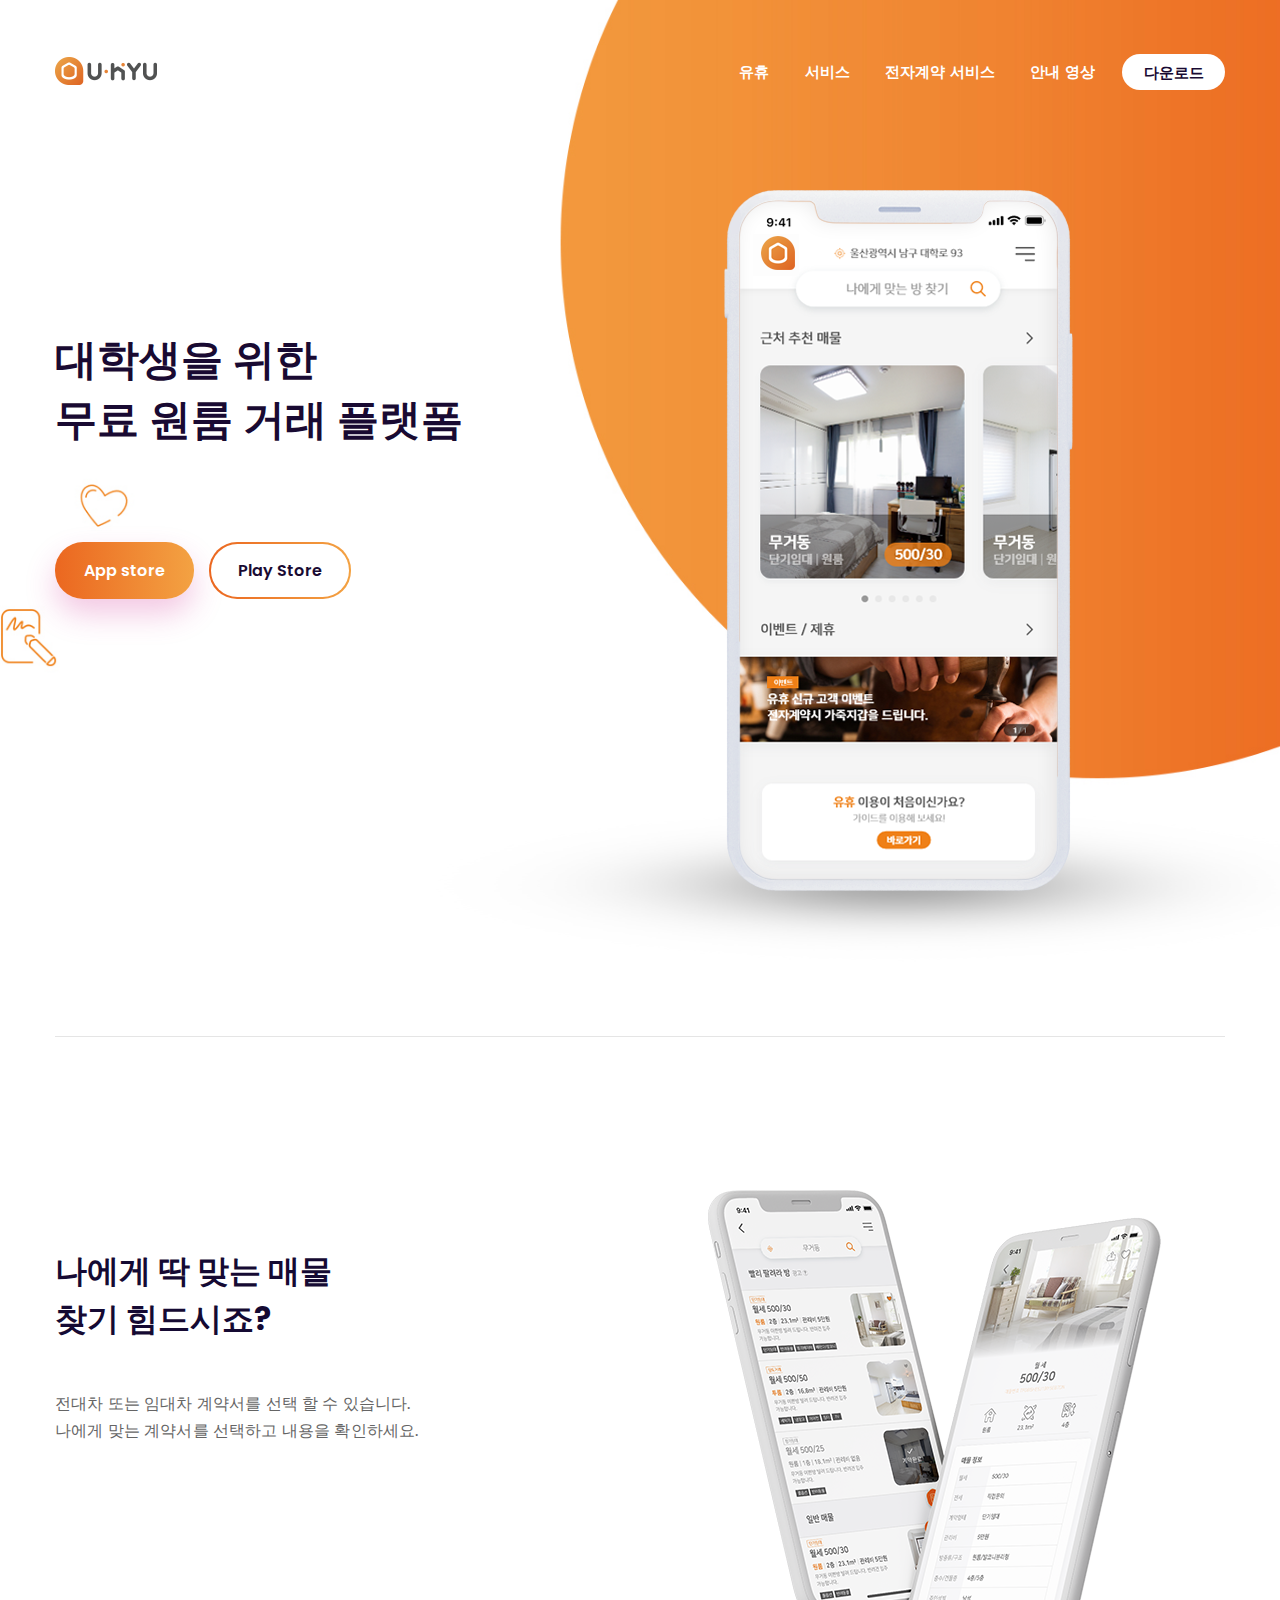
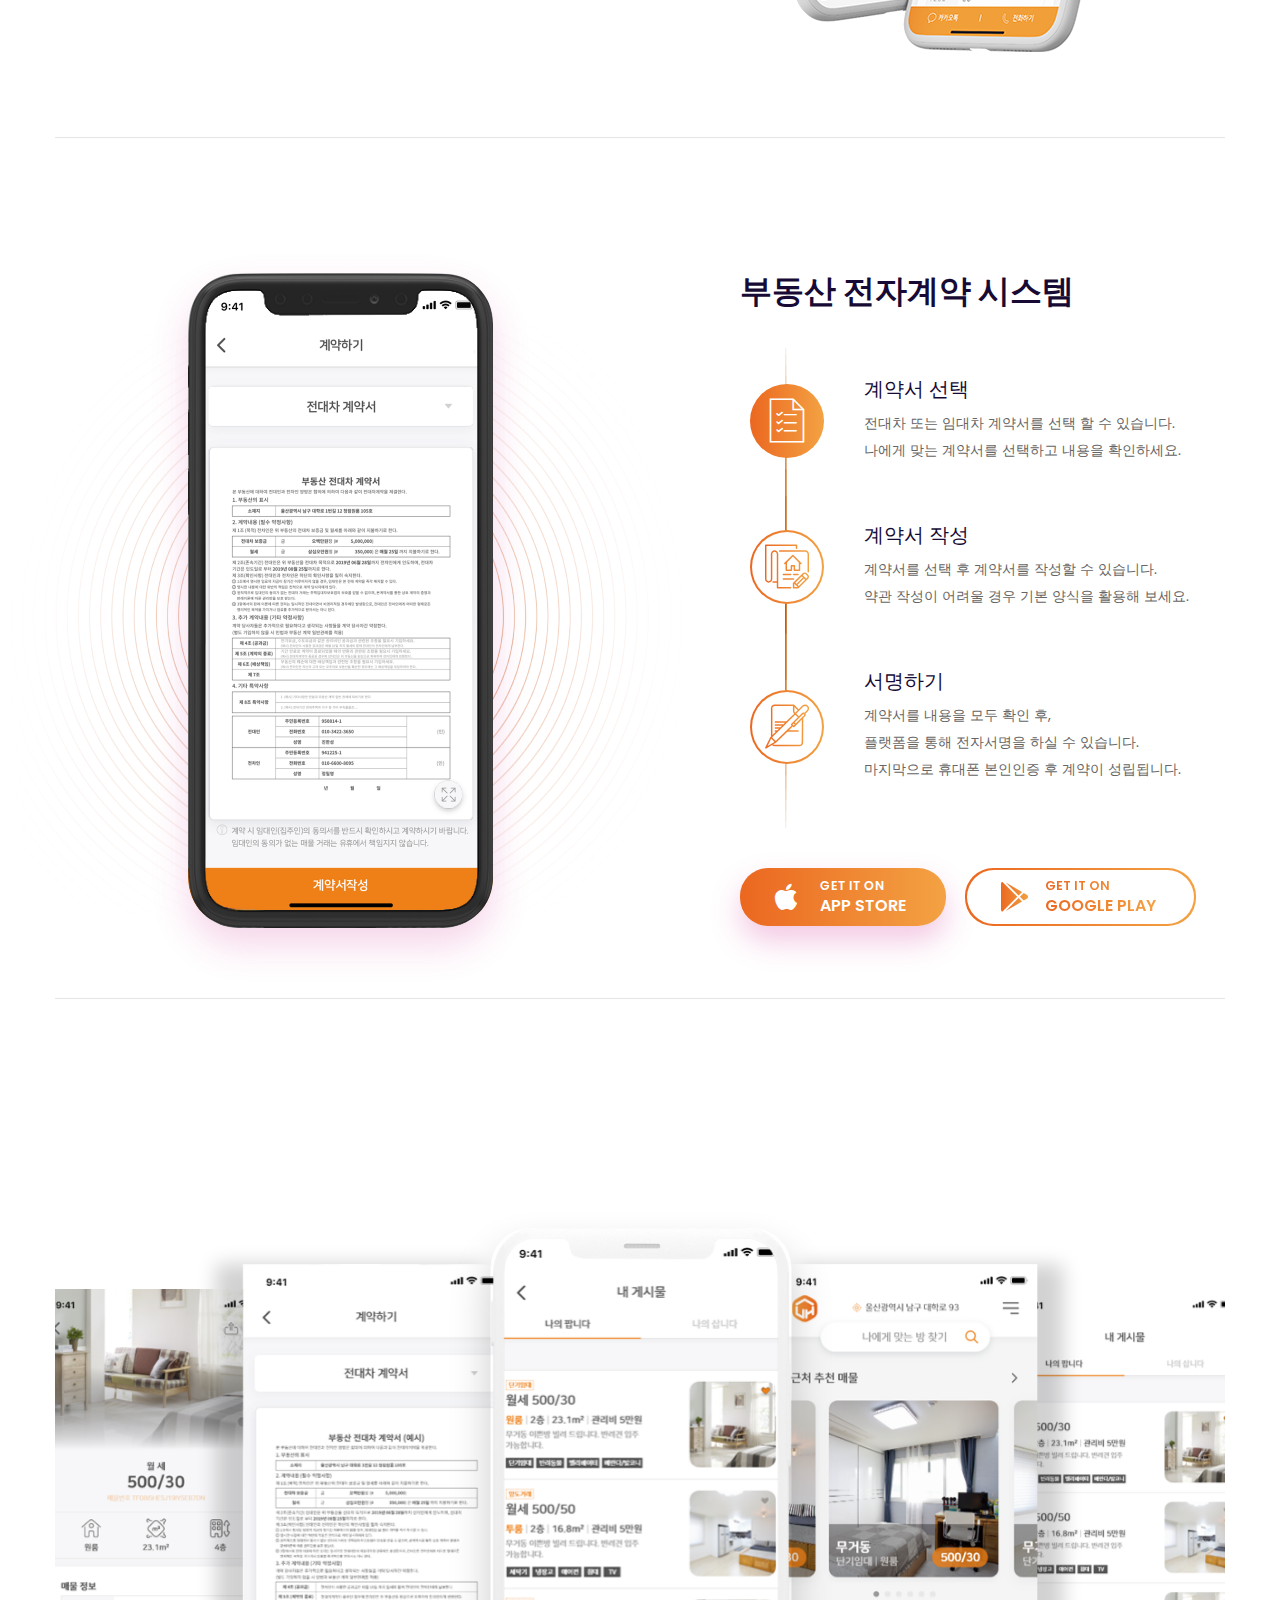
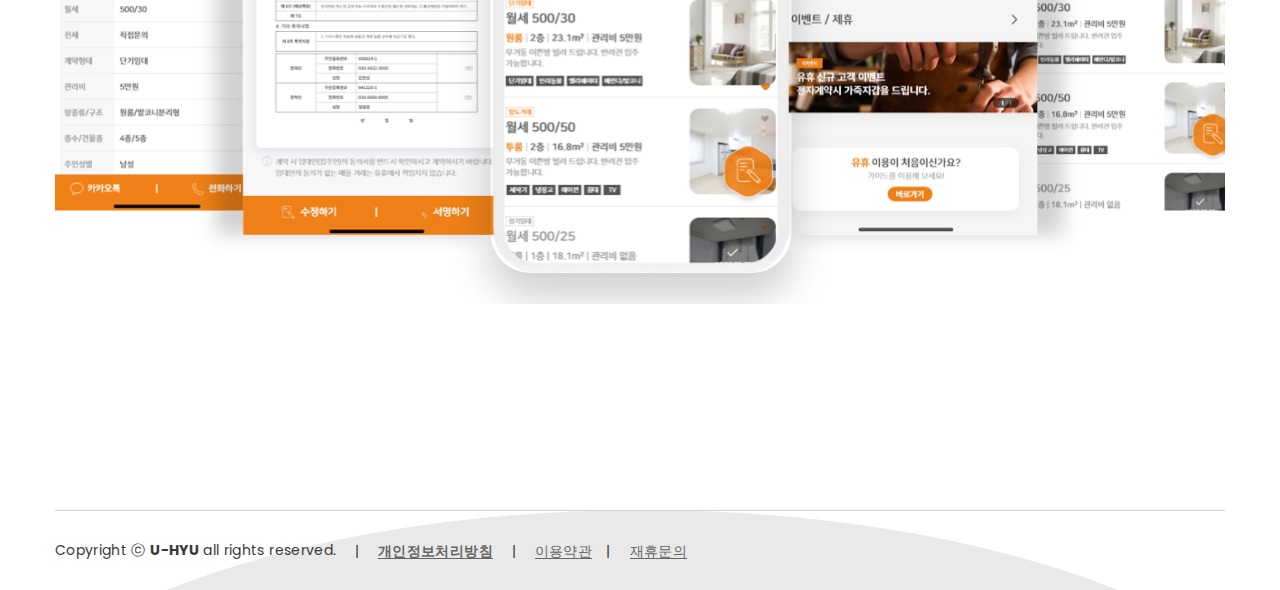
<file: index.html>
<!DOCTYPE html>
<html lang="kr">
<head>
    <meta charset="UTF-8" />
    <title>U-HYU - 대학생을 위한 무료 원룸 거래 플랫폼</title>
    <!-- mobile responsive meta -->
    <meta name="viewport" content="width=device-width, initial-scale=1">
    <link rel="apple-touch-icon" sizes="57x57" href="img/favicon/apple-icon-57x57.png">
    <link rel="apple-touch-icon" sizes="60x60" href="img/favicon/apple-icon-60x60.png">
    <link rel="apple-touch-icon" sizes="72x72" href="img/favicon/apple-icon-72x72.png">
    <link rel="apple-touch-icon" sizes="76x76" href="img/favicon/apple-icon-76x76.png">
    <link rel="apple-touch-icon" sizes="114x114" href="img/favicon/apple-icon-114x114.png">
    <link rel="apple-touch-icon" sizes="120x120" href="img/favicon/apple-icon-120x120.png">
    <link rel="apple-touch-icon" sizes="144x144" href="img/favicon/apple-icon-144x144.png">
    <link rel="apple-touch-icon" sizes="152x152" href="img/favicon/apple-icon-152x152.png">
    <link rel="apple-touch-icon" sizes="180x180" href="img/favicon/apple-icon-180x180.png">
    <link rel="icon" type="image/png" sizes="192x192"  href="img/favicon/android-icon-192x192.png">
    <link rel="icon" type="image/png" sizes="32x32" href="img/favicon/favicon-32x32.png">
    <link rel="icon" type="image/png" sizes="96x96" href="img/favicon/favicon-96x96.png">
    <link rel="icon" type="image/png" sizes="16x16" href="img/favicon/favicon-16x16.png">
    <link rel="manifest" href="img/favicon/manifest.json">
    <meta name="msapplication-TileColor" content="#ffffff">
    <meta name="msapplication-TileImage" content="/ms-icon-144x144.png">
    <meta name="theme-color" content="#ffffff">
    <link rel="stylesheet" href="css/style.css">
    <link rel="stylesheet" href="css/responsive.css">
</head>
<body>

<div class="preloader"><div class="spinner"></div></div><!-- /.preloader -->

<header class="header home-page-one">
    <nav class="navbar navbar-default header-navigation stricky">
        <div class="container clearfix">
            <!-- Brand and toggle get grouped for better mobile display -->
            <div class="navbar-header">
                <button type="button" class="navbar-toggle collapsed" data-toggle="collapse" data-target=".main-navigation" aria-expanded="false">
                    <span class="sr-only">Toggle navigation</span>
                    <span class="icon-bar"></span>
                    <span class="icon-bar"></span>
                    <span class="icon-bar"></span>
                </button>
                <a class="navbar-brand" href="index.html">
                    <img src="img/logo.png" alt="Awesome Image" class="default-logo" />
                    <img src="img/logo-2.png" alt="Awesome Image" class="stick-logo" />
                </a>
            </div>

            <!-- Collect the nav links, forms, and other content for toggling -->
            <div class="collapse navbar-collapse main-navigation mainmenu one-page-scroll-menu" id="main-nav-bar">

                <ul class="nav navbar-nav navigation-box">
                    <li class="scrollToLink"> <a href="#banner">유휴</a> </li>
					<li class="scrollToLink"> <a href="#Service">서비스</a> </li>
					<li class="scrollToLink"> <a href="#electroniccontract">전자계약 서비스</a> </li>
                    <li class="scrollToLink"> <a href="#video">안내 영상</a>
                   	</li>
                    <li class="show-mobile"> <a href="#">다운로드</a> </li>
                </ul>

            </div><!-- /.navbar-collapse -->
            <div class="right-side-box">
                <a href="#" class="sign-btn">다운로드</a>
            </div><!-- /.right-side-box -->
        </div><!-- /.container -->
    </nav>
</header><!-- /.header -->

<section class="banner-static" id="banner">
	<div class="container">
		<div class="row">
			<div class="col-md-6">
				<div class="banner-content">
					<h3>대학생을 위한 <br /> 무료 원룸 거래 플랫폼</h3>
<br /><br /><br />
					<a href="#" class="thm-btn"><span>App store</span></a><!--
					--><a href="#" class="thm-btn borderd"><span>Play Store</span></a>
				</div><!-- /.banner-content -->
			</div><!-- /.col-md-6 -->
			<div class="col-md-6">
				<div class="banner-moc-box clearfix">
					<img src="img/slider-moc-2.png" alt="Awesome Image" class="pull-right" />
				</div><!-- /.banner-moc-box -->
			</div><!-- /.col-md-6 -->
		</div><!-- /.row -->
	</div><!-- /.container -->
</section><!-- /.banner-static -->

<div class="fun-fact">
	<div class="container">
		<div class="row">
			<div class="col-lg-3 col-md-6 col-sm-6 col-xs-12">
				<div class="single-fun-fact">
		</div><!-- /.row -->
	</div><!-- /.container -->
	<div class="separator"></div><!-- /.separator -->
</div><!-- /.fun-fact -->
</div>

<section class="features-style-one" id="Service">
	<div class="container">
		<div class="row">
			<div class="col-md-6">
				<div class="feature-style-content">
					<i class="flaticon-tools"></i>
					<h3><strong>나에게 딱 맞는 매물 <br /> 찾기 힘드시죠?</strong></h3>
					<p> <br /> 전대차 또는 임대차 계약서를 선택 할 수 있습니다. <br /> 나에게 맞는 계약서를 선택하고 내용을 확인하세요. <br /></p>
				</div><!-- /.feature-style-content -->
			</div><!-- /.col-md-6 -->
			<div class="col-md-6">
        <img src="img/responsive-moc.png" class="pull-right" alt="" />
			</div><!-- /.col-md-6 -->
		</div><!-- /.row -->
	</div><!-- /.container -->
</section><!-- /.features-style-one -->


<div class="separator no-border mt135 full-width"></div><!-- /.separator no-border mt135 -->



<section class="how-app-work-section" id="electroniccontract">
	<div class="container">

		<div class="row">
			<div class="col-md-6 how-app-work-slider-content">
				<img src="img/circle.png" class="circled-img" alt="Awesome Image"/>
				<div class="how-app-work-slider-wrapper">
					<div class="how-app-work-screen-mobile-image"></div>
					<!--Slider-->
					<ul class="slider">
			            <li class="slide-item">
			            	<img src="img/how-we-work-slide-1.png" alt="Awesome Image"/>
			            </li>
			            <li class="slide-item">
			            	<img src="img/how-we-work-slide-2.png" alt="Awesome Image"/>
			            </li>
			            <li class="slide-item">
			            	<img src="img/how-we-work-slide-4.png" alt="Awesome Image"/>
			            </li>
			        </ul>
				</div><!-- /.how-app-work-slider-wrapper -->

			</div><!-- /.col-md-6 -->
			<div class="col-md-6">
				<div class="how-app-work-content-wrap">
					<div class="title">
						<h3><strong>부동산 전자계약 시스템</strong></h3>
					</div><!-- /.title -->
					<div class="how-app-work-content" id="how-app-work-slider-pager">
						<a href="#" class="pager-item active" data-slide-index="0"><div class="single-how-app-work ">
							<div class="icon-box">
								<div class="inner">
									<i class="flaticon-list"></i>
								</div><!-- /.inner -->
							</div><!-- /.icon-box -->
							<div class="text-box">
								<h4>계약서 선택</h4>
								<p>전대차 또는 임대차 계약서를 선택 할 수 있습니다. <br /> 나에게 맞는 계약서를 선택하고 내용을 확인하세요. </p>
							</div><!-- /.text-box -->
						</div></a><!-- /.single-how-app-work -->
						<a href="#" class="pager-item" data-slide-index="1"><div class="single-how-app-work">
							<div class="icon-box">
								<div class="inner">
									<i class="flaticon-contract-1"></i>
								</div><!-- /.inner -->
							</div><!-- /.icon-box -->
							<div class="text-box">
								<h4>계약서 작성</h4>
								<p>계약서를 선택 후 계약서를 작성할 수 있습니다.<br /> 약관 작성이 어려울 경우 기본 양식을 활용해 보세요. </p>
							</div><!-- /.text-box -->
						</div></a><!-- /.single-how-app-work -->
						<a href="#" class="pager-item" data-slide-index="2"><div class="single-how-app-work ">
							<div class="icon-box">
								<div class="inner">
									<i class="flaticon-contract"></i>
								</div><!-- /.inner -->
							</div><!-- /.icon-box -->
							<div class="text-box">
								<h4>서명하기</h4>
								<p>계약서를 내용을 모두 확인 후, <br /> 플랫폼을 통해 전자서명을 하실 수 있습니다. <br /> 마지막으로 휴대폰 본인인증 후 계약이 성립됩니다.</p>
							</div><!-- /.text-box -->
						</div></a><!-- /.single-how-app-work -->
					</div><!-- /.how-app-work-content -->
					<a href="#" class="download-btn active">
						<i class="fab fa-apple"></i>
						<span class="inner"> <span class="avail">GET IT ON</span> <span class="store-name">App Store</span></span>
					</a>
					<a href="#" class="download-btn">
						<i class="fab fa-google-play"></i>
						<span class="inner"><span class="avail">GET IT ON</span> <span class="store-name">Google play</span></span>
					</a>
				</div><!-- /.how-app-work-content-wrap -->
			</div><!-- /.col-md-6 -->
		</div><!-- /.row -->
	</div><!-- /.container -->
</section><!-- /.how-app-work-section -->

<div class="separator no-border mt135 full-width"></div><!-- /.separator no-border mt135 -->


<section class="app-secreenshots">
	<div class="container">
		<div class="sec-title text-center">

		</div><!-- /.sec-title -->
	</div><!-- /.container -->
	<div class="swiper-slider-area">
		<div class="container">
			<div class="row appScreenshotCarousel-container swiper-container">
				<div class="screen-mobile-image"></div>
				<div class="swiper-wrapper">
					<div class="swiper-slide" style="background-image:url(img/slider-01.png)"></div>
					<div class="swiper-slide" style="background-image:url(img/slider-02.png)"></div>
					<div class="swiper-slide" style="background-image:url(img/slider-03.png)"></div>
					<div class="swiper-slide" style="background-image:url(img/slider-04.png)"></div>
					<div class="swiper-slide" style="background-image:url(img/slider-02.png)"></div>
					<div class="swiper-slide" style="background-image:url(img/slider-01.png)"></div>
					<div class="swiper-slide" style="background-image:url(img/slider-02.png)"></div>
					<div class="swiper-slide" style="background-image:url(img/slider-03.png)"></div>
					<div class="swiper-slide" style="background-image:url(img/slider-04.png)"></div>
					<div class="swiper-slide" style="background-image:url(img/slider-02.png)"></div>
				</div>
				<!-- Add Arrows -->
			</div>
		</div><!-- End container -->
	</div><!-- End swiper-slider-area -->
</section><!-- /.app-secreenshots -->

<div class="separator transparent no-border mb115 full-width"></div><!-- /.separator no-border mb135 -->


<footer class="footer">

	<div class="footer-widget-wrapper" style="display: none;">
		<div class="container">
			<div class="row masonary-layout">
				<div class="col-md-3 col-sm-6 col-xs-12">
					<div class="footer-widget about-widget">
					</div><!-- /.footer-widget -->
				</div><!-- /.col-md-3 -->
				<div class="col-md-3 col-sm-6 col-xs-12">
				</div><!-- /.col-md-3 -->
				<div class="col-md-3 col-sm-6 col-xs-12">
				</div><!-- /.col-md-3 -->
				<div class="col-md-3 col-sm-6 col-xs-12">
					<div class="footer-widget tweets-widget">
						<div class="tweets-carousel owl-theme owl-carousel">
							<div class="item">
								<div class="single-tweet">

								</div><!-- /.single-tweet -->
							</div><!-- /.item -->
						</div><!-- /.tweets-carousel -->
					</div><!-- /.footer-widget -->
				</div><!-- /.col-md-3 -->
			</div><!-- /.row -->
		</div><!-- /.container -->
	</div><!-- /.footer-widget-wrapper -->
	<div class="footer-bottom">
		<div class="container">
			<div class="pull-left left-content">
        <p>Copyright ⓒ <STRONG>U-HYU</STRONG> all rights reserved. <span class="sep">　|　</span> <a href="#"><STRONG>개인정보처리방침</STRONG></a> <span class="sep">　|　</span> <a href="#">이용약관</a><span class="sep">　|　</span> <a href="#">재휴문의</a></p>
			</div><!-- /.pull-left left-content -->
			<div class="pull-right right-content">
			</div><!-- /.pull-right -->
		</div><!-- /.container -->
	</div><!-- /.footer-bottom -->
</footer><!-- /.footer -->

<div class="scroll-to-top scroll-to-target" data-target="html"><span class="fas fa-angle-up"></span></div>

<script src="./js/jquery.js"></script>

<script src="./js/bootstrap.min.js"></script>
<script src="./js/bootstrap-select.min.js"></script>
<script src="./js/jquery.validate.min.js"></script>
<script src="./js/owl.carousel.min.js"></script>
<script src="./js/isotope.js"></script>
<script src="./js/jquery.magnific-popup.min.js"></script>
<script src="./js/waypoints.min.js"></script>
<script src="./js/jquery.counterup.min.js"></script>
<script src="./js/wow.min.js"></script>
<script src="./js/jquery.easing.min.js"></script>
<script src="./js/swiper.min.js"></script>
<script src="./js/jquery.bxslider.min.js"></script>
<script src="./js/custom.js"></script>

</body>
</html>
</file>
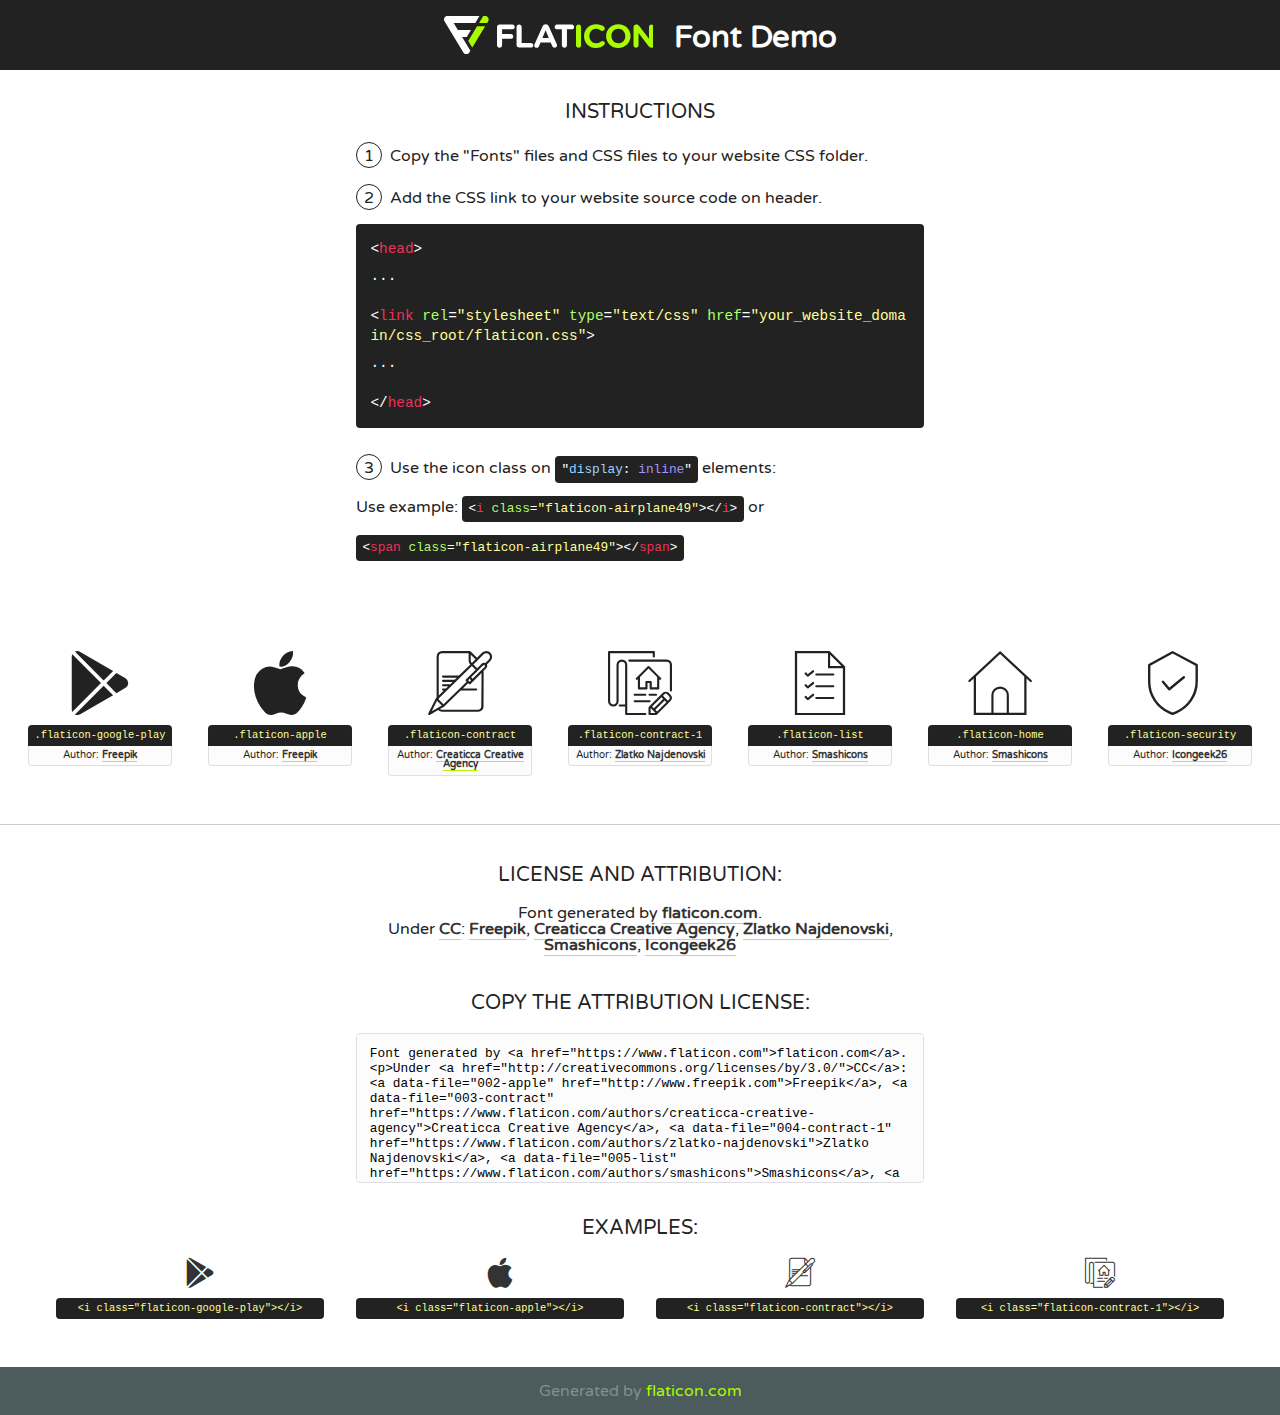
<file: plugins/flaticons/flaticon.html>
<!DOCTYPE html>
<!--
  Flaticon icon font: Flaticon
  Creation date: 17/09/2019 17:57
-->
<html>
<!DOCTYPE html>
<html>

<head>
    <title>Flaticon WebFont</title>
    <link href="http://fonts.googleapis.com/css?family=Varela+Round" rel="stylesheet" type="text/css" />
    <link rel="stylesheet" type="text/css" href="flaticon.css">
    <meta charset="UTF-8">
    <style>
    html, body, div, span, applet, object, iframe,
    h1, h2, h3, h4, h5, h6, p, blockquote, pre,
    a, abbr, acronym, address, big, cite, code,
    del, dfn, em, img, ins, kbd, q, s, samp,
    small, strike, strong, sub, sup, tt, var,
    b, u, i, center,
    dl, dt, dd, ol, ul, li,
    fieldset, form, label, legend,
    table, caption, tbody, tfoot, thead, tr, th, td,
    article, aside, canvas, details, embed, 
    figure, figcaption, footer, header, hgroup, 
    menu, nav, output, ruby, section, summary,
    time, mark, audio, video {
        margin: 0;
        padding: 0;
        border: 0;
        font-size: 100%;
        font: inherit;
        vertical-align: baseline;
    }
    /* HTML5 display-role reset for older browsers */
    article, aside, details, figcaption, figure, 
    footer, header, hgroup, menu, nav, section {
        display: block;
    }
    body {
        line-height: 1;
    }
    ol, ul {
        list-style: none;
    }
    blockquote, q {
        quotes: none;
    }
    blockquote:before, blockquote:after,
    q:before, q:after {
        content: '';
        content: none;
    }
    table {
        border-collapse: collapse;
        border-spacing: 0;
    }
    body {
        font-family: 'Varela Round', Helvetica, Arial, sans-serif;
        font-size: 16px;
        color: #222;
    }
    a {
        color: #333;
        border-bottom: 1px solid #a9fd00;
        font-weight: bold;
        text-decoration: none;
    }
    * {
        -moz-box-sizing: border-box;
        -webkit-box-sizing: border-box;
        box-sizing: border-box;
        margin: 0;
        padding: 0;
    }
    [class^="flaticon-"]:before, [class*=" flaticon-"]:before, [class^="flaticon-"]:after, [class*=" flaticon-"]:after {
        font-family: Flaticon;
        font-size: 30px;
        font-style: normal;
        margin-left: 20px;
        color: #333;
    }
    .wrapper {
        max-width: 600px;
        margin: auto;
        padding: 0 1em;
    }
    .title {
        font-size: 1.25em;
        text-align: center;
        margin-bottom: 1em;
        text-transform: uppercase;
    }
    header {
        text-align: center;
        background-color: #222;
        color: #fff;
        padding: 1em;
    }
    header .logo {
        width: 210px;
        height: 38px;
        display: inline-block;
        vertical-align: middle;
        margin-right: 1em;
        border: none;
    }
    header strong {
        font-size: 1.95em;
        font-weight: bold;
        vertical-align: middle;
        margin-top: 5px;
        display: inline-block;
    }
    .demo {
        margin: 2em auto;
        line-height: 1.25em;
    }
    .demo ul li {
        margin-bottom: 1em;
    }
    .demo ul li .num {
        color: #222;
        border-radius: 20px;
        display: inline-block;
        width: 26px;
        padding: 3px;
        height: 26px;
        text-align: center;
        margin-right: 0.5em;
        border: 1px solid #222;
    }
    .demo ul li code {
        background-color: #222;
        border-radius: 4px;
        padding: 0.25em 0.5em;
        display: inline-block;
        color: #fff;
        font-family: Consolas,Monaco,Lucida Console,Liberation Mono,DejaVu Sans Mono,Bitstream Vera Sans Mono,Courier New, monospace;
        font-weight: lighter;
        margin-top: 1em;
        font-size: 0.8em;
        word-break: break-all;
    }
    .demo ul li code.big {
        padding: 1em;
        font-size: 0.9em;
    }
    .demo ul li code .red {
        color: #EF3159;
    }
    .demo ul li code .green {
        color: #ACFF65;
    }
    .demo ul li code .yellow {
        color: #FFFF99;
    }
    .demo ul li code .blue {
        color: #99D3FF;
    }
    .demo ul li code .purple {
        color: #A295FF;
    }
    .demo ul li code .dots {
        margin-top: 0.5em;
        display: block;
    }
    #glyphs {
        border-bottom: 1px solid #ccc;
        padding: 2em 0;
        text-align: center;
    }
    .glyph {
        display: inline-block;
        width: 9em;
        margin: 1em;
        text-align: center;
        vertical-align: top;
        background: #FFF;
    }
    .glyph .glyph-icon {
        padding: 10px;
        display: block;
        font-family:"Flaticon";
        font-size: 64px;
        line-height: 1;
    }
    .glyph .glyph-icon:before {
        font-size: 64px;
        color: #222;
        margin-left: 0;
    }
    .class-name {
        font-size: 0.65em;
        background-color: #222;
        color: #fff;
        border-radius: 4px 4px 0 0;
        padding: 0.5em;
        color: #FFFF99;
        font-family: Consolas,Monaco,Lucida Console,Liberation Mono,DejaVu Sans Mono,Bitstream Vera Sans Mono,Courier New, monospace;
    }
    .author-name {
        font-size: 0.6em;
        background-color: #fcfcfd;
        border: 1px solid #DEDEE4;
        border-top: 0;
        border-radius: 0 0 4px 4px;
        padding: 0.5em;
    }
    .class-name:last-child {
        font-size: 10px;
        color:#888;
    }
    .class-name:last-child a {
        font-size: 10px;
        color:#555;
    }
    .class-name:last-child a:hover {
        color:#a9fd00;
    }
    .glyph > input {
        display: block;
        width: 100px;
        margin: 5px auto;
        text-align: center;
        font-size: 12px;
        cursor: text;
    }
    .glyph > input.icon-input {
        font-family:"Flaticon";
        font-size: 16px;
        margin-bottom: 10px;
    }
    .attribution .title {
        margin-top: 2em;
    }
    .attribution textarea {
        background-color: #fcfcfd;
        padding: 1em;
        border: none;
        box-shadow: none;
        border: 1px solid #DEDEE4;
        border-radius: 4px;
        resize: none;
        width: 100%;
        height: 150px;
        font-size: 0.8em;
        font-family: Consolas,Monaco,Lucida Console,Liberation Mono,DejaVu Sans Mono,Bitstream Vera Sans Mono,Courier New, monospace;
        -webkit-appearance: none;
    }
    .iconsuse {
        margin: 2em auto;
        text-align: center;
        max-width: 1200px;
    }
    .iconsuse:after {
        content: '';
        display: table;
        clear: both;
    }
    .iconsuse .image {
        float: left;
        width: 25%;
        padding: 0 1em;
    }
    .iconsuse .image p {
        margin-bottom: 1em;
    }
    .iconsuse .image span {
        display: block;
        font-size: 0.65em;
        background-color: #222;
        color: #fff;
        border-radius: 4px;
        padding: 0.5em;
        color: #FFFF99;
        margin-top: 1em;
        font-family: Consolas,Monaco,Lucida Console,Liberation Mono,DejaVu Sans Mono,Bitstream Vera Sans Mono,Courier New, monospace;
    }
    #footer {
        text-align: center;
        background-color: #4C5B5C;
        color: #7c9192;
        padding: 1em;
    }
    #footer a {
        border: none;
        color: #a9fd00;
        font-weight: normal;
    }
    @media (max-width: 960px) {
        .iconsuse .image {
            width: 50%;
        }
    }
    @media (max-width: 560px) {
        .iconsuse .image {
            width: 100%;
        }
    }
    </style>
</head>

<body class="characters-off">

    <header>
        <a href="https://www.flaticon.com" target="_blank" class="logo">
            <svg version="1.1" xmlns="http://www.w3.org/2000/svg" xmlns:xlink="http://www.w3.org/1999/xlink" xmlns:a="http://ns.adobe.com/AdobeSVGViewerExtensions/3.0/" viewBox="0 0 560.875 102.036" enable-background="new 0 0 560.875 102.036" xml:space="preserve">
                <defs>
                </defs>
                <g>
                    <g class="letters">
                        <path fill="#ffffff" d="M141.596,29.675c0-3.777,2.985-6.767,6.764-6.767h34.438c3.426,0,6.15,2.728,6.15,6.15
                        c0,3.43-2.724,6.149-6.15,6.149h-27.674v13.091h23.719c3.429,0,6.151,2.724,6.151,6.15c0,3.43-2.723,6.149-6.151,6.149h-23.719
                        v17.574c0,3.773-2.986,6.761-6.764,6.761c-3.779,0-6.764-2.989-6.764-6.761V29.675z"></path>
                        <path fill="#ffffff" d="M193.844,29.149c0-3.781,2.985-6.767,6.764-6.767c3.776,0,6.763,2.985,6.763,6.767v42.957h25.039
                        c3.426,0,6.149,2.726,6.149,6.153c0,3.425-2.723,6.15-6.149,6.15h-31.802c-3.779,0-6.764-2.986-6.764-6.768V29.149z"></path>
                        <path fill="#ffffff" d="M241.891,75.71l21.438-48.407c1.492-3.341,4.215-5.357,7.906-5.357h0.792
                        c3.686,0,6.323,2.017,7.815,5.357l21.439,48.407c0.436,0.967,0.701,1.845,0.701,2.723c0,3.602-2.809,6.501-6.414,6.501
                        c-3.161,0-5.269-1.845-6.499-4.655l-4.132-9.661h-27.059l-4.301,10.102c-1.144,2.631-3.426,4.214-6.237,4.214
                        c-3.517,0-6.24-2.81-6.24-6.325C241.1,77.64,241.451,76.677,241.891,75.71z M279.932,58.666l-8.521-20.297l-8.526,20.297H279.932
                        z"></path>
                        <path fill="#ffffff" d="M314.864,35.387H301.86c-3.429,0-6.239-2.813-6.239-6.238c0-3.429,2.811-6.24,6.239-6.24h39.533
                        c3.426,0,6.237,2.811,6.237,6.24c0,3.425-2.811,6.238-6.237,6.238h-13.001v42.785c0,3.773-2.99,6.761-6.764,6.761
                        c-3.779,0-6.764-2.989-6.764-6.761V35.387z"></path>
                        <path fill="#A9FD00" d="M352.615,29.149c0-3.781,2.985-6.767,6.767-6.767c3.774,0,6.761,2.985,6.761,6.767v49.024
                        c0,3.773-2.987,6.761-6.761,6.761c-3.781,0-6.767-2.989-6.767-6.761V29.149z"></path>
                        <path fill="#A9FD00" d="M374.132,53.836v-0.179c0-17.481,13.178-31.801,32.065-31.801c9.22,0,15.459,2.458,20.557,6.238
                        c1.402,1.054,2.637,2.985,2.637,5.357c0,3.692-2.985,6.59-6.681,6.59c-1.845,0-3.071-0.702-4.044-1.319
                        c-3.776-2.813-7.729-4.393-12.562-4.393c-10.364,0-17.831,8.611-17.831,19.154v0.173c0,10.542,7.291,19.329,17.831,19.329
                        c5.715,0,9.492-1.756,13.359-4.834c1.049-0.874,2.458-1.491,4.039-1.491c3.429,0,6.325,2.813,6.325,6.236
                        c0,2.106-1.056,3.78-2.282,4.834c-5.539,4.834-12.036,7.733-21.878,7.733C387.572,85.464,374.132,71.493,374.132,53.836z"></path>
                        <path fill="#A9FD00" d="M433.009,53.836v-0.179c0-17.481,13.79-31.801,32.766-31.801c18.981,0,32.592,14.143,32.592,31.628v0.173
                        c0,17.483-13.785,31.807-32.769,31.807C446.625,85.464,433.009,71.32,433.009,53.836z M484.224,53.836v-0.179
                        c0-10.539-7.725-19.326-18.626-19.326c-10.893,0-18.449,8.611-18.449,19.154v0.173c0,10.542,7.73,19.329,18.626,19.329
                        C476.676,72.986,484.224,64.378,484.224,53.836z"></path>
                        <path fill="#A9FD00" d="M506.233,29.321c0-3.774,2.99-6.763,6.767-6.763h1.401c3.252,0,5.183,1.583,7.029,3.953l26.093,34.265
                        V29.059c0-3.692,2.99-6.677,6.681-6.677c3.683,0,6.671,2.985,6.671,6.677v48.934c0,3.78-2.987,6.765-6.764,6.765h-0.436
                        c-3.257,0-5.188-1.581-7.034-3.953l-27.056-35.492v32.944c0,3.687-2.985,6.676-6.678,6.676c-3.683,0-6.673-2.989-6.673-6.676
                        V29.321z"></path>
                    </g>
                    <g class="insignia">
                        <path fill="#ffffff" d="M48.372,56.137h12.517l11.156-18.537H37.186L25.688,18.539h57.825L94.668,0H9.271
                        C5.925,0,2.842,1.801,1.198,4.716c-1.644,2.907-1.593,6.482,0.134,9.343l50.38,83.501c1.678,2.781,4.689,4.476,7.938,4.476
                        c3.246,0,6.257-1.695,7.935-4.476l2.898-4.804L48.372,56.137z"></path>
                        <g class="i">
                            <path fill="#A9FD00" d="M93.575,18.539h0.031v0.004l21.652,0.004l2.705-4.488c1.727-2.861,1.778-6.436,0.133-9.343
                            C116.454,1.801,113.371,0,110.026,0h-5.294L93.575,18.539z"></path>
                            <polygon fill="#A9FD00" points="88.291,27.356 64.725,66.486 75.519,84.404 109.942,27.356"></polygon>
                        </g>
                    </g>
                </g>
            </svg>
        </a>
        <strong>Font Demo</strong>
    </header>


    <section class="demo wrapper">

        <p class="title">Instructions</p>

        <ul>
            <li>
                <span class="num">1</span>Copy the "Fonts" files and CSS files to your website CSS folder.
            </li>
            <li>
                <span class="num">2</span>Add the CSS link to your website source code on header.
                <code class="big">
                    &lt;<span class="red">head</span>&gt;
                    <br/><span class="dots">...</span>
                    <br/>&lt;<span class="red">link</span> <span class="green">rel</span>=<span class="yellow">"stylesheet"</span> <span class="green">type</span>=<span class="yellow">"text/css"</span> <span class="green">href</span>=<span class="yellow">"your_website_domain/css_root/flaticon.css"</span>&gt;
                    <br/><span class="dots">...</span>
                    <br/>&lt;/<span class="red">head</span>&gt;
                </code>
            </li>

            <li>
                <p>
                    <span class="num">3</span>Use the icon class on <code>"<span class="blue">display</span>:<span class="purple"> inline</span>"</code> elements:
                    <br />
                    Use example: <code>&lt;<span class="red">i</span> <span class="green">class</span>=<span class="yellow">&quot;flaticon-airplane49&quot;</span>&gt;&lt;/<span class="red">i</span>&gt;</code> or <code>&lt;<span class="red">span</span> <span class="green">class</span>=<span class="yellow">&quot;flaticon-airplane49&quot;</span>&gt;&lt;/<span class="red">span</span>&gt;</code>
            </li>
        </ul>

    </section>




   <section id="glyphs">          
    
      
        <div class="glyph"><div class="glyph-icon flaticon-google-play"></div>
            <div class="class-name">.flaticon-google-play</div>
            <div class="author-name">Author: <a data-file="001-google-play" href="http://www.freepik.com">Freepik</a> </div> 
        </div>        
        
        <div class="glyph"><div class="glyph-icon flaticon-apple"></div>
            <div class="class-name">.flaticon-apple</div>
            <div class="author-name">Author: <a data-file="002-apple" href="http://www.freepik.com">Freepik</a> </div> 
        </div>        
        
        <div class="glyph"><div class="glyph-icon flaticon-contract"></div>
            <div class="class-name">.flaticon-contract</div>
            <div class="author-name">Author: <a data-file="003-contract" href="https://www.flaticon.com/authors/creaticca-creative-agency">Creaticca Creative Agency</a> </div> 
        </div>        
        
        <div class="glyph"><div class="glyph-icon flaticon-contract-1"></div>
            <div class="class-name">.flaticon-contract-1</div>
            <div class="author-name">Author: <a data-file="004-contract-1" href="https://www.flaticon.com/authors/zlatko-najdenovski">Zlatko Najdenovski</a> </div> 
        </div>        
        
        <div class="glyph"><div class="glyph-icon flaticon-list"></div>
            <div class="class-name">.flaticon-list</div>
            <div class="author-name">Author: <a data-file="005-list" href="https://www.flaticon.com/authors/smashicons">Smashicons</a> </div> 
        </div>        
        
        <div class="glyph"><div class="glyph-icon flaticon-home"></div>
            <div class="class-name">.flaticon-home</div>
            <div class="author-name">Author: <a data-file="006-home" href="https://www.flaticon.com/authors/smashicons">Smashicons</a> </div> 
        </div>        
        
        <div class="glyph"><div class="glyph-icon flaticon-security"></div>
            <div class="class-name">.flaticon-security</div>
            <div class="author-name">Author: <a data-file="007-security" href="https://www.flaticon.com/authors/icongeek26">Icongeek26</a> </div> 
        </div>        
        

    </section>



    <section class="attribution wrapper"   style="text-align:center;">

      <div class="title">License and attribution:</div><div class="attrDiv">Font generated by <a href="https://www.flaticon.com">flaticon.com</a>. <div><p>Under <a href="http://creativecommons.org/licenses/by/3.0/">CC</a>: <a data-file="002-apple" href="http://www.freepik.com">Freepik</a>, <a data-file="003-contract" href="https://www.flaticon.com/authors/creaticca-creative-agency">Creaticca Creative Agency</a>, <a data-file="004-contract-1" href="https://www.flaticon.com/authors/zlatko-najdenovski">Zlatko Najdenovski</a>, <a data-file="005-list" href="https://www.flaticon.com/authors/smashicons">Smashicons</a>, <a data-file="007-security" href="https://www.flaticon.com/authors/icongeek26">Icongeek26</a></p>  </div>
      </div>
      <div class="title">Copy the Attribution License:</div>

    <textarea onclick="this.focus();this.select();">Font generated by &lt;a href=&quot;https://www.flaticon.com&quot;&gt;flaticon.com&lt;/a&gt;. <p>Under <a href="http://creativecommons.org/licenses/by/3.0/">CC</a>: <a data-file="002-apple" href="http://www.freepik.com">Freepik</a>, <a data-file="003-contract" href="https://www.flaticon.com/authors/creaticca-creative-agency">Creaticca Creative Agency</a>, <a data-file="004-contract-1" href="https://www.flaticon.com/authors/zlatko-najdenovski">Zlatko Najdenovski</a>, <a data-file="005-list" href="https://www.flaticon.com/authors/smashicons">Smashicons</a>, <a data-file="007-security" href="https://www.flaticon.com/authors/icongeek26">Icongeek26</a></p>  
     </textarea>

    </section>

    <section class="iconsuse">

          <div class="title">Examples:</div>            
             
            <div class="image">
                <p>
                    <i class="glyph-icon flaticon-google-play"></i> 
                    <span>&lt;i class=&quot;flaticon-google-play&quot;&gt;&lt;/i&gt;</span>
                </p>
            </div>
            
            <div class="image">
                <p>
                    <i class="glyph-icon flaticon-apple"></i> 
                    <span>&lt;i class=&quot;flaticon-apple&quot;&gt;&lt;/i&gt;</span>
                </p>
            </div>
            
            <div class="image">
                <p>
                    <i class="glyph-icon flaticon-contract"></i> 
                    <span>&lt;i class=&quot;flaticon-contract&quot;&gt;&lt;/i&gt;</span>
                </p>
            </div>
            
            <div class="image">
                <p>
                    <i class="glyph-icon flaticon-contract-1"></i> 
                    <span>&lt;i class=&quot;flaticon-contract-1&quot;&gt;&lt;/i&gt;</span>
                </p>
            </div>
                       
        </div>
                            
    </section>

<div id="footer">
    <div>Generated by <a href="https://www.flaticon.com">flaticon.com</a>
    </div>
</div>



</body>
</html>
</file>
<file: css/style.css>
/***************************************************************************************************************
||||||||||||||||||||||||||||       MASTER STYLESHEET FOR Appilo               ||||||||||||||||||||||||||||||||||
****************************************************************************************************************
||||||||||||||||||||||||||||              TABLE OF CONTENT                  ||||||||||||||||||||||||||||||||||||
****************************************************************************************************************
****************************************************************************************************************
* 1. imported styles 
* 2. miscelnious styles 
* 3. header styles 
* 4. banner styles 
* 5. fun fact styles 
* 6. app features styles 
* 7. features styles 
* 8. video box styles 
* 9. pricing styles 
* 10. intigration styles 
* 11. blog styles 
* 12. footer styles 
* 13. inner banner styles 
* 14. sidebar styles 
* 15. testimonials styles 
* 16. app screenshot styles 
* 17. how app work styles 
****************************************************************************************************************
||||||||||||||||||||||||||||            End TABLE OF CONTENT                ||||||||||||||||||||||||||||||||||||
****************************************************************************************************************/
/************************** 
* 1. imported styles 
***************************/
@import url(https://fonts.googleapis.com/css?family=Poppins:100,100i,200,200i,300,300i,400,400i,500,500i,600,600i,700,700i,800,800i,900,900i);
@import url(bootstrap.min.css);
@import url(bootstrap-select.min.css);
@import url(../plugins/flaticons/flaticon.css);
@import url(owl.carousel.css);
@import url(owl.theme.default.min.css);
@import url(nouislider.css);
@import url(nouislider.pips.css);
@import url(jquery.bootstrap-touchspin.css);
@import url(magnific-popup.css);
@import url(swiper.css);
@import url(jquery.bxslider.min.css);
@import url(animate.min.css);
@import url(hover-min.css);
@import url(../plugins/fontawesome-5/css/fontawesome-all.min.css);
/************************** 
* 2. miscelnious styles 
***************************/
body {
  font-family: 'Poppins';
  color: #656565;
  font-size: 14px;
  line-height: 27px;
}

a:hover,
a:visited,
a:focus,
a:active {
  text-decoration: none !important;
  outline: none !important;
}

.container {
  -webkit-transition: none;
  transition: none;
}

@media (min-width: 1200px) {
  .container {
    padding-left: 0;
    padding-right: 0;
  }
}
.sec-pad {
  padding: 120px 0;
}

.p0 {
  padding: 0 !important;
}

.pt0 {
  padding-top: 0 !important;
}

.pt70 {
  padding-top: 70px !important;
}

.pb0 {
  padding-bottom: 0 !important;
}

.mb80 {
  margin-bottom: 80px !important;
}

.gray-bg {
  background: #F4F9FD;
}

[class^="flaticon-"]:before,
[class*=" flaticon-"]:before,
[class^="flaticon-"]:after,
[class*=" flaticon-"]:after {
  margin-left: 0;
  font-size: inherit;
}

.sec-title {
  margin-bottom: 100px;
}
.sec-title h2, .sec-title p {
  margin: 0;
}
.sec-title h2 {
  font-size: 32px;
  color: #170B35;
  font-weight: 600;
}
.sec-title p {
  font-size: 16px;
  line-height: 26px;
  color: #656565;
  margin-top: 20px;
}

.thm-btn {
  display: inline-block;
  border: none;
  outline: none;
  background: #EB6720;
  background: -webkit-gradient(left top, right top, color-stop(0%, #EB6720), color-stop(98%, #F3A142), color-stop(100%, #F3A142));
  background: -webkit-gradient(linear, left top, right top, from(#EB6720), color-stop(98%, #F3A142), to(#F3A142));
  background: linear-gradient(to right, #EB6720 0%, #F3A142 98%, #F3A142 100%);
  filter: progid:DXImageTransform.Microsoft.gradient( startColorstr='#EB6720', endColorstr='#F3A142', GradientType=1);
  color: #FFFFFF;
  font-size: 16px;
  font-weight: 600;
  -webkit-transition: all .4s ease;
  transition: all .4s ease;
  border-radius: 28px;
  padding: 15px 29px;
  position: relative;
}
.thm-btn:before {
  content: '';
  position: absolute;
  top: 2px;
  left: 2px;
  right: 2px;
  bottom: 2px;
  border-radius: 28px;
  background: #fff;
  opacity: 0;
  -webkit-transition: all .4s ease;
  transition: all .4s ease;
}
.thm-btn:hover {
  color: #190A32;
}
.thm-btn:hover:before {
  opacity: 1;
}
.thm-btn > span {
  position: relative;
}
.thm-btn.borderd {
  color: #190A32;
}
.thm-btn.borderd:before {
  content: '';
  position: absolute;
  top: 2px;
  left: 2px;
  right: 2px;
  bottom: 2px;
  border-radius: 28px;
  background: #fff;
  opacity: 1;
  -webkit-transition: all .4s ease;
  transition: all .4s ease;
}
.thm-btn.borderd:hover {
  color: #fff;
}
.thm-btn.borderd:hover:before {
  opacity: 0;
}

.separator {
  display: block;
  width: 100%;
  max-width: 1170px;
  margin-left: auto;
  margin-right: auto;
  height: 1px;
  background: rgba(83, 82, 83, 0.15);
}
.separator.full-width {
  max-width: 100%;
}
.separator.no-border {
  background-color: transparent;
}
.separator.mt135 {
  margin-top: 135px;
}
.separator.mb135 {
  margin-bottom: 135px;
}
.separator.mt115 {
  margin-top: 115px;
}
.separator.mb115 {
  margin-bottom: 115px;
}
.separator.mt100 {
  margin-top: 100px;
}
.separator.mb100 {
  margin-bottom: 100px;
}
.separator.mt90 {
  margin-top: 90px;
}
.separator.mb90 {
  margin-bottom: 90px;
}

.scroll-to-top {
  position: fixed;
  bottom: 20px;
  right: 20px;
  z-index: 9999;
  width: 50px;
  height: 50px;
  text-align: center;
  background: #EB6720;
  background: -webkit-gradient(left top, right top, color-stop(0%, #EB6720), color-stop(98%, #F3A142), color-stop(100%, #F3A142));
  background: -webkit-gradient(linear, left top, right top, from(#EB6720), color-stop(98%, #F3A142), to(#F3A142));
  background: linear-gradient(to right, #EB6720 0%, #F3A142 98%, #F3A142 100%);
  filter: progid:DXImageTransform.Microsoft.gradient( startColorstr='#EB6720', endColorstr='#F3A142', GradientType=1);
  color: #fff;
  font-size: 17px;
  line-height: 50px;
  border-radius: 50%;
  cursor: pointer;
  display: none;
  -webkit-box-shadow: 0px 23px 42px rgba(0, 0, 0, 0.2);
          box-shadow: 0px 23px 42px rgba(0, 0, 0, 0.2);
  -webkit-transition: all .4s ease;
  transition: all .4s ease;
}

.preloader {
  background: #EB6720;
  background: -webkit-gradient(left top, right top, color-stop(0%, #EB6720), color-stop(98%, #F3A142), color-stop(100%, #F3A142));
  background: -webkit-gradient(linear, left top, right top, from(#EB6720), color-stop(98%, #F3A142), to(#F3A142));
  background: linear-gradient(to right, #EB6720 0%, #F3A142 98%, #F3A142 100%);
  filter: progid:DXImageTransform.Microsoft.gradient( startColorstr='#EB6720', endColorstr='#F3A142', GradientType=1);
  height: 100%;
  left: 0;
  position: fixed;
  top: 0;
  width: 100%;
  z-index: 9999999;
}
.preloader .spinner {
  width: 60px;
  height: 60px;
  position: absolute;
  top: 50%;
  left: 50%;
  margin-top: -30px;
  margin-left: -30px;
  background-color: #fff;
  border-radius: 100%;
  -webkit-animation: sk-scaleout 1.0s infinite ease-in-out;
  animation: sk-scaleout 1.0s infinite ease-in-out;
}
@-webkit-keyframes sk-scaleout {
  0% {
    -webkit-transform: scale(0);
  }
  100% {
    -webkit-transform: scale(1);
    opacity: 0;
  }
}
@keyframes sk-scaleout {
  0% {
    -webkit-transform: scale(0);
    transform: scale(0);
  }
  100% {
    -webkit-transform: scale(1);
    transform: scale(1);
    opacity: 0;
  }
}
/************************** 
* 3. header styles 
***************************/
.header {
  position: absolute;
  top: 50px;
  left: 0;
  width: 100%;
  z-index: 999;
}

.header-navigation {
  background-color: transparent;
  margin-bottom: 0;
  border: none;
  border-radius: 0;
  min-height: auto;
}
.header-navigation .container {
  background: transparent;
  position: relative;
  padding-right: 130px;
}
.header-navigation .container .navbar-brand {
  height: auto;
  padding: 4px 0;
  margin-left: 0;
}
.header-navigation .container .navbar-brand .default-logo {
  display: block;
}
.header-navigation .container .navbar-brand .stick-logo {
  display: none;
}
.header-navigation .container .main-navigation {
  text-align: right;
  padding: 0;
}
.header-navigation .container .right-side-box {
  position: absolute;
  top: 50%;
  right: 0;
  -webkit-transform: translateY(-50%);
          transform: translateY(-50%);
}
.header-navigation .container .right-side-box a {
  display: inline-block;
  border: none;
  outline: none;
  background: #fff;
  color: #190A32;
  font-weight: 600;
  font-size: 15px;
  border-radius: 18px;
  display: inline-block;
  padding: 4.5px 21.5px;
  -webkit-transition: all .4s ease;
  transition: all .4s ease;
}
.header-navigation .container .right-side-box a:hover {
  background: #EB6720;
  background: -webkit-gradient(left top, right top, color-stop(0%, #EB6720), color-stop(98%, #F3A142), color-stop(100%, #F3A142));
  background: -webkit-gradient(linear, left top, right top, from(#EB6720), color-stop(98%, #F3A142), to(#F3A142));
  background: linear-gradient(to right, #EB6720 0%, #F3A142 98%, #F3A142 100%);
  filter: progid:DXImageTransform.Microsoft.gradient( startColorstr='#EB6720', endColorstr='#F3A142', GradientType=1);
  color: #fff;
}
.header-navigation ul.navigation-box {
  float: none;
  display: inline-block;
  vertical-align: middle;
}
.header-navigation ul.navigation-box li a .sub-nav-toggler {
  display: none;
}
.header-navigation ul.navigation-box > li {
  position: relative;
  padding: 7px 0;
}
.header-navigation ul.navigation-box > li.show-mobile {
  display: none;
}
@media (max-width: 450px) {
  .header-navigation ul.navigation-box > li.show-mobile {
    display: block;
  }
}
.header-navigation ul.navigation-box > li + li {
  margin-left: 35px;
}
.header-navigation ul.navigation-box > li > a {
  padding: 5px 0;
  color: #FFFFFF;
  font-size: 15px;
  font-weight: 600;
  -webkit-transition: all .4s ease;
  transition: all .4s ease;
  letter-spacing: .01em;
}
.header-navigation ul.navigation-box > li.active > a,
.header-navigation ul.navigation-box > li.current > a,
.header-navigation ul.navigation-box > li > a:active,
.header-navigation ul.navigation-box > li > a:focus,
.header-navigation ul.navigation-box > li:hover > a {
  color: #190A32;
}
.header-navigation ul.navigation-box > li > ul.sub-menu {
  position: absolute;
  top: 100%;
  left: 0;
  z-index: 1000;
  float: left;
  min-width: 200px;
  padding: 0px 0px;
  text-align: left;
  list-style: none;
  background-color: #F4F4F6;
  background-clip: padding-box;
  opacity: 0;
  visibility: hidden;
  -webkit-transition: opacity .4s ease, visibility .4s ease;
  transition: opacity .4s ease, visibility .4s ease;
}
.header-navigation ul.navigation-box > li > ul.sub-menu.right-align {
  left: auto;
  right: 0;
}
.header-navigation ul.navigation-box > li:hover > ul.sub-menu {
  opacity: 1;
  visibility: visible;
}
.header-navigation ul.navigation-box > li > ul.sub-menu > li {
  display: block;
  position: relative;
}
.header-navigation ul.navigation-box > li > ul.sub-menu > li > a {
  font-size: 15px;
  color: #2d2d2d;
  padding: 8px 0;
  display: block;
  line-height: 26px;
  padding-left: 27px;
  white-space: nowrap;
  -webkit-transition: all .4s ease;
  transition: all .4s ease;
}
.header-navigation ul.navigation-box > li > .sub-menu li + li {
  border-top: 1px solid #E2E2E2;
}
.header-navigation ul.navigation-box > li > .sub-menu li:hover > a {
  background: #EB6720;
  color: #fff;
  position: relative;
}
.header-navigation ul.navigation-box > li > .sub-menu > li > ul.sub-menu {
  position: absolute;
  top: 0%;
  left: 100%;
  z-index: 1000;
  float: left;
  min-width: 239px;
  padding: 0px 0px;
  text-align: left;
  list-style: none;
  background-color: #F4F4F6;
  background-clip: padding-box;
  opacity: 0;
  visibility: hidden;
  -webkit-transition: opacity .4s ease, visibility .4s ease;
  transition: opacity .4s ease, visibility .4s ease;
}
.header-navigation ul.navigation-box > li > .sub-menu > li:hover > ul.sub-menu {
  opacity: 1;
  visibility: visible;
}
.header-navigation ul.navigation-box > li > .sub-menu > li > ul.sub-menu > li {
  display: block;
  position: relative;
}
.header-navigation ul.navigation-box > li > .sub-menu > li > ul.sub-menu > li > a {
  font-size: 16px;
  color: #2d2d2d;
  font-family: "Open Sans", sans-serif;
  padding: 8px 0;
  display: block;
  line-height: 26px;
  padding-left: 27px;
  white-space: nowrap;
  -webkit-transition: all .4s ease;
  transition: all .4s ease;
}
.header-navigation ul.navigation-box > li > .sub-menu > li > .sub-menu li + li {
  border-top: 1px solid #E2E2E2;
}
.header-navigation ul.navigation-box > li > .sub-menu > li > .sub-menu li:hover > a {
  background: #6270EA;
  color: #fff;
  position: relative;
}
.header-navigation.stricky-fixed {
  position: fixed;
  top: 0;
  left: 0;
  width: 100%;
  z-index: 99999;
  background: #0E0F1F;
  -webkit-box-shadow: 0px 0px 16px rgba(0, 0, 0, 0.32);
          box-shadow: 0px 0px 16px rgba(0, 0, 0, 0.32);
}
.header-navigation.stricky-fixed .container .navbar-brand {
  padding-top: 22px;
  padding-bottom: 22px;
}
.header-navigation.stricky-fixed .container .navbar-brand .default-logo {
  display: none;
}
.header-navigation.stricky-fixed .container .navbar-brand .stick-logo {
  display: block;
}
.header-navigation.stricky-fixed ul.navigation-box > li {
  padding-top: 30px;
  padding-bottom: 30px;
}
.header-navigation.stricky-fixed ul.navigation-box > li > a {
  padding: 0;
}
.header-navigation.stricky-fixed ul.navigation-box > li.active > a, .header-navigation.stricky-fixed ul.navigation-box > li.current > a, .header-navigation.stricky-fixed ul.navigation-box > li > a:active, .header-navigation.stricky-fixed ul.navigation-box > li > a:focus, .header-navigation.stricky-fixed ul.navigation-box > li:hover > a {
  color: #EB6720;
}

/************************** 
* 4. banner styles 
***************************/
.banner-static {
  background: #fff url(../img/slider-bg.jpg) 90% top no-repeat;
  padding-top: 190px;
  overflow: hidden;
}
@media (max-width: 1366px) {
  .banner-static {
    background: #fff url(../img/slider-bg.jpg) center top no-repeat;
    background-size: cover;
  }
}
.banner-static .banner-content {
  padding-top: 140px;
}
.banner-static .banner-content h3 {
  margin: 0;
  color: #190A32;
  font-size: 42px;
  line-height: 60px;
  font-weight: 600;
  margin-bottom: 11px;
}
.banner-static .banner-content p {
  margin: 0;
  color: #666666;
  font-size: 16px;
  line-height: 30px;
  margin-bottom: 54px;
}
.banner-static .banner-content .thm-btn + .thm-btn {
  margin-left: 15px;
}
.banner-static .banner-content .thm-btn {
  -webkit-box-shadow: 0px 15px 30px rgba(212, 50, 151, 0.27);
          box-shadow: 0px 15px 30px rgba(212, 50, 151, 0.27);
}
.banner-static .banner-content .thm-btn:hover {
  color: #fff;
  -webkit-box-shadow: 0px 15px 30px rgba(212, 50, 151, 0.27);
          box-shadow: 0px 15px 30px rgba(212, 50, 151, 0.27);
}
.banner-static .banner-content .thm-btn:hover:before {
  opacity: 0;
}
.banner-static .banner-content .thm-btn.borderd {
  -webkit-box-shadow: none;
          box-shadow: none;
}
.banner-static .banner-content .thm-btn.borderd:hover {
  -webkit-box-shadow: 0px 15px 30px rgba(212, 50, 151, 0.27);
          box-shadow: 0px 15px 30px rgba(212, 50, 151, 0.27);
}
.banner-static .banner-content .thm-btn.borderd:hover:before {
  opacity: 0;
}
.banner-static .banner-moc-box > img {
  position: relative;
  left: 175px;
}

/************************** 
* 5. fun fact styles 
***************************/
.fun-fact .single-fun-fact {
  text-align: center;
}
.fun-fact .single-fun-fact p {
  color: #656565;
  font-size: 18px;
  font-weight: 600;
  margin: 0;
}
.fun-fact .single-fun-fact span.counter {
  background: -webkit-gradient(linear, left top, right top, from(#EB6720), color-stop(98%, #F3A142), to(#F3A142));
  background: linear-gradient(to right, #EB6720 0%, #F3A142 98%, #F3A142 100%);
  -webkit-background-clip: text;
  -webkit-text-fill-color: transparent;
  font-weight: 200;
  font-size: 53px;
}
.fun-fact .separator {
  display: block;
  width: 100%;
  max-width: 1170px;
  margin-left: auto;
  margin-right: auto;
  height: 1px;
  background: rgba(83, 82, 83, 0.15);
  margin-top: 70px;
  margin-bottom: 135px;
}

.fun-fact .separator.transparent{
  background: transparent;
}

/************************** 
* 6. app features styles 
***************************/
.app-features {
  padding-bottom: 135px;
}
.app-features .single-app-features i {
  color: #666666;
  font-size: 45px;
  -webkit-transition: all .4s ease;
  transition: all .4s ease;
  line-height: 1;
}
.app-features .single-app-features h3,
.app-features .single-app-features p {
  margin: 0;
}
.app-features .single-app-features h3 {
  font-size: 20px;
  font-weight: 500;
  color: #150A33;
  margin-top: 17px;
  margin-bottom: 17px;
}
.app-features .single-app-features p {
  letter-spacing: .01em;
  color: #656565;
  margin-bottom: 50px;
}
.app-features .single-app-features .line {
  width: 100%;
  height: 4px;
  background: #EB6720;
  background: -webkit-gradient(left top, right top, color-stop(0%, #EB6720), color-stop(98%, #F3A142), color-stop(100%, #F3A142));
  background: -webkit-gradient(linear, left top, right top, from(#EB6720), color-stop(98%, #F3A142), to(#F3A142));
  background: linear-gradient(to right, #EB6720 0%, #F3A142 98%, #F3A142 100%);
  filter: progid:DXImageTransform.Microsoft.gradient( startColorstr='#EB6720', endColorstr='#F3A142', GradientType=1);
  -webkit-transform: scale(0);
          transform: scale(0);
  -webkit-transition: all .4s ease;
  transition: all .4s ease;
}
.app-features .single-app-features:hover i {
  background: -webkit-gradient(linear, left top, right top, from(#EB6720), color-stop(98%, #F3A142), to(#F3A142));
  background: linear-gradient(to right, #EB6720 0%, #F3A142 98%, #F3A142 100%);
  -webkit-background-clip: text;
  -webkit-text-fill-color: transparent;
}
.app-features .single-app-features:hover .line {
  -webkit-transform: scale(1);
          transform: scale(1);
}
.app-features .center .single-app-features i {
  background: -webkit-gradient(linear, left top, right top, from(#EB6720), color-stop(98%, #F3A142), to(#F3A142));
  background: linear-gradient(to right, #EB6720 0%, #F3A142 98%, #F3A142 100%);
  -webkit-background-clip: text;
  -webkit-text-fill-color: transparent;
}
.app-features .center .single-app-features .line {
  -webkit-transform: scale(1);
          transform: scale(1);
}
.app-features .owl-theme .owl-nav {
  margin: 0;
}
.app-features .owl-theme .owl-nav [class*=owl-] {
  background: #E9E8E8;
  width: 38px;
  height: 38px;
  border-radius: 50%;
  margin: 0;
  padding: 0;
  line-height: 38px;
  font-size: 14px;
  position: absolute;
  top: 40%;
  -webkit-transform: translateY(-100%);
          transform: translateY(-100%);
}
.app-features .owl-theme .owl-nav [class*=owl-] i {
  background: -webkit-gradient(linear, left top, right top, from(#EB6720), color-stop(98%, #F3A142), to(#F3A142));
  background: linear-gradient(to right, #EB6720 0%, #F3A142 98%, #F3A142 100%);
  -webkit-background-clip: text;
  -webkit-text-fill-color: transparent;
}
.app-features .owl-theme .owl-nav .owl-prev {
  left: 0;
}
.app-features .owl-theme .owl-nav .owl-next {
  right: 0;
}

/************************** 
* 7. features styles 
***************************/
.features-style-one .feature-style-content {
  padding-top: 50px;
}
.features-style-one .feature-style-content.pl40 {
  padding-left: 40px;
}
.features-style-one .feature-style-content > i {
  font-size: 45px;
  background: -webkit-gradient(linear, left top, right top, from(#EB6720), color-stop(98%, #F3A142), to(#F3A142));
  background: linear-gradient(to right, #EB6720 0%, #F3A142 98%, #F3A142 100%);
  -webkit-background-clip: text;
  -webkit-text-fill-color: transparent;
  line-height: 1;
}
.features-style-one .feature-style-content h3 {
  margin: 0;
  color: #150A33;
  font-size: 32px;
  line-height: 48px;
  margin-top: 25px;
  margin-bottom: 20px;
}
.features-style-one .feature-style-content p {
  font-size: 16px;
  line-height: 27px;
  color: #656565;
  letter-spacing: .01em;
  margin: 0;
  margin-bottom: 20px;
}
.features-style-one .feature-style-content a.more {
  font-size: 16px;
  font-weight: 600;
  color: #EB6720;
  -webkit-transition: all .4s ease;
  transition: all .4s ease;
}
.features-style-one .feature-style-content a.more i {
  margin-left: 5px;
  vertical-align: middle;
}
.features-style-one .feature-style-content a.more:hover {
  color: #d43297;
}
.features-style-one img.has-dropshadow {
  -webkit-box-shadow: 0px 16px 43px rgba(78, 48, 135, 0.24);
          box-shadow: 0px 16px 43px rgba(78, 48, 135, 0.24);
}

/************************** 
* 8. video box styles 
***************************/
.video-box {
  background: #D9378B url(../img/video-bg.jpg) center center no-repeat fixed;
  background-size: cover;
  position: relative;
  padding: 126px 0;
}
.video-box:before {
  content: '';
  position: absolute;
  top: 0;
  left: 0;
  right: 0;
  bottom: 0;
  background: rgba(61, 30, 130, 0.67);
}
.video-box .container {
  position: relative;
}
.video-box h3 {
  margin: 0;
  color: #fff;
  font-weight: 600;
  font-size: 32px;
  margin-bottom: 50px;
}
.video-box a.video-btn {
  width: 109px;
  height: 109px;
  border-radius: 50%;
  background: rgba(255, 255, 255, 0.3);
  text-align: center;
  display: inline-block;
  line-height: 109px;
  -webkit-animation-name: hvr-pulse;
  animation-name: hvr-pulse;
  -webkit-animation-duration: 1s;
  animation-duration: 1s;
  -webkit-animation-timing-function: linear;
  animation-timing-function: linear;
  -webkit-animation-iteration-count: infinite;
  animation-iteration-count: infinite;
}
.video-box a.video-btn i {
  display: inline-block;
  vertical-align: middle;
  width: 84px;
  height: 84px;
  color: #fff;
  font-size: 20px;
  line-height: 84px;
  border-radius: 50%;
  background: #D9378B;
}

/************************** 
* 9. pricing styles 
***************************/
.pricing-section {
  /* The switch - the box around the slider */
  /* Hide default HTML checkbox */
  /* The slider */
  /* Rounded sliders */
}
.pricing-section .switch {
  position: relative;
  display: inline-block;
  width: 60px;
  height: 34px;
  vertical-align: middle;
}
.pricing-section .switch input {
  display: none;
}
.pricing-section .slider {
  position: absolute;
  cursor: pointer;
  top: 0;
  left: 0;
  right: 0;
  bottom: 0;
  background: #EB6720;
  background: -webkit-gradient(left top, right top, color-stop(0%, #EB6720), color-stop(98%, #F3A142), color-stop(100%, #F3A142));
  background: -webkit-gradient(linear, left top, right top, from(#EB6720), color-stop(98%, #F3A142), to(#F3A142));
  background: linear-gradient(to right, #EB6720 0%, #F3A142 98%, #F3A142 100%);
  filter: progid:DXImageTransform.Microsoft.gradient( startColorstr='#EB6720', endColorstr='#F3A142', GradientType=1);
  -webkit-transition: .4s;
  transition: .4s;
}
.pricing-section .slider:before {
  position: absolute;
  content: "";
  height: 26px;
  width: 26px;
  left: 4px;
  bottom: 4px;
  background-color: white;
  -webkit-transition: .4s;
  transition: .4s;
}
.pricing-section .switch.on .slider {
  background: #F3A142;
  background: -webkit-gradient(left top, right top, color-stop(0%, #F3A142), color-stop(100%, #EB6720));
  background: -webkit-gradient(linear, left top, right top, from(#F3A142), to(#EB6720));
  background: linear-gradient(to right, #F3A142 0%, #EB6720 100%);
  filter: progid:DXImageTransform.Microsoft.gradient( startColorstr='#F3A142', endColorstr='#EB6720', GradientType=1);
}
.pricing-section .switch.off .slider {
  background: #EB6720;
  background: -webkit-gradient(left top, right top, color-stop(0%, #EB6720), color-stop(98%, #F3A142), color-stop(100%, #F3A142));
  background: -webkit-gradient(linear, left top, right top, from(#EB6720), color-stop(98%, #F3A142), to(#F3A142));
  background: linear-gradient(to right, #EB6720 0%, #F3A142 98%, #F3A142 100%);
  filter: progid:DXImageTransform.Microsoft.gradient( startColorstr='#EB6720', endColorstr='#F3A142', GradientType=1);
}
.pricing-section input:focus + .slider {
  -webkit-box-shadow: 0 0 1px #2196F3;
          box-shadow: 0 0 1px #2196F3;
}
.pricing-section .switch.off .slider:before {
  -webkit-transform: translateX(26px);
  transform: translateX(26px);
}
.pricing-section .slider.round {
  border-radius: 34px;
}
.pricing-section .slider.round:before {
  border-radius: 50%;
}
.pricing-section ul.switch-toggler-list {
  margin-bottom: 40px;
}
.pricing-section ul.switch-toggler-list li a {
  font-size: 18px;
  font-weight: 600;
  color: #323232;
  padding-left: 10px;
  padding-right: 10px;
  display: block;
}
.pricing-section ul.switch-toggler-list li.active a {
  color: #989898;
}
.pricing-section .pricing-row {
  padding-top: 20px;
}
.pricing-section .single-pricing {
  position: relative;
  background: #E8E6E6;
  border-radius: 15px;
}
.pricing-section .single-pricing:before {
  content: '';
  background: #fff;
  position: absolute;
  top: 4px;
  left: 4px;
  right: 4px;
  bottom: 4px;
  border-radius: 15px;
}
.pricing-section .single-pricing .inner {
  position: relative;
  padding-bottom: 45px;
  padding-top: 45px;
}
.pricing-section .single-pricing h3, .pricing-section .single-pricing p, .pricing-section .single-pricing ul, .pricing-section .single-pricing li {
  margin: 0;
  padding: 0;
  list-style: none;
}
.pricing-section .single-pricing h3.title {
  font-size: 24px;
  color: #170B35;
  font-weight: 600;
}
.pricing-section .single-pricing p.price {
  background: -webkit-gradient(linear, left top, right top, from(#EB6720), color-stop(98%, #F3A142), to(#F3A142));
  background: linear-gradient(to right, #EB6720 0%, #F3A142 98%, #F3A142 100%);
  -webkit-background-clip: text;
  -webkit-text-fill-color: transparent;
  font-size: 53px;
  font-weight: 200;
  line-height: 1em;
  margin-bottom: 20px;
  margin-top: 20px;
}
.pricing-section .single-pricing p.price-label {
  font-size: 18px;
  font-weight: 600;
  color: #656565;
}
.pricing-section .single-pricing ul.list-item {
  margin-top: 45px;
}
.pricing-section .single-pricing ul.list-item li {
  font-size: 14px;
  color: #170B35;
  font-weight: 500;
}
.pricing-section .single-pricing ul.list-item li i {
  vertical-align: middle;
  margin-right: 5px;
}
.pricing-section .single-pricing ul.list-item li i.fa-check {
  color: #12CE32;
}
.pricing-section .single-pricing ul.list-item li i.fa-times {
  color: #FF0302;
}
.pricing-section .single-pricing a.thm-btn {
  padding: 15px 57px;
  margin-top: 35px;
}
.pricing-section .single-pricing a.thm-btn:hover {
  -webkit-box-shadow: 0px 15px 30px rgba(212, 50, 151, 0.27);
          box-shadow: 0px 15px 30px rgba(212, 50, 151, 0.27);
}
.pricing-section .single-pricing.popular {
  background: #EB6720;
  background: -webkit-gradient(left top, right top, color-stop(0%, #EB6720), color-stop(98%, #F3A142), color-stop(100%, #F3A142));
  background: -webkit-gradient(linear, left top, right top, from(#EB6720), color-stop(98%, #F3A142), to(#F3A142));
  background: linear-gradient(to right, #EB6720 0%, #F3A142 98%, #F3A142 100%);
  filter: progid:DXImageTransform.Microsoft.gradient( startColorstr='#EB6720', endColorstr='#F3A142', GradientType=1);
  margin-top: -20px;
}
.pricing-section .single-pricing.popular .inner {
  padding-top: 65px;
  padding-bottom: 65px;
}
.pricing-section .single-pricing.popular .thm-btn {
  color: #fff;
  -webkit-box-shadow: 0px 15px 30px rgba(212, 50, 151, 0.27);
          box-shadow: 0px 15px 30px rgba(212, 50, 151, 0.27);
}
.pricing-section .single-pricing.popular .thm-btn:before {
  opacity: 0;
}
.pricing-section .tabed-content #year, .pricing-section .tabed-content #month {
  display: none;
}

/************************** 
* 10. intigration styles 
***************************/
.intigration-section .intigration-content {
  padding-top: 40px;
}
.intigration-section h3 {
  margin: 0;
  color: #150A33;
  font-size: 32px;
  line-height: 48px;
  margin-top: 25px;
  margin-bottom: 20px;
}
.intigration-section p {
  font-size: 16px;
  line-height: 27px;
  color: #656565;
  letter-spacing: .01em;
  margin: 0;
  margin-bottom: 20px;
}
.intigration-section a.more {
  color: #EB6720;
  font-size: 16px;
  font-weight: 600;
  -webkit-transition: all .3s ease;
  transition: all .3s ease;
}
.intigration-section a.more i {
  margin-left: 5px;
  vertical-align: middle;
}
.intigration-section a.more:hover {
  color: #d43297;
}
.intigration-section .intigration-img-box {
  position: relative;
  display: block;
  min-height: 360px;
}
.intigration-section .intigration-img-box img {
  position: absolute;
  -webkit-transform: scale(1);
          transform: scale(1);
  -webkit-transition: all .4s ease;
  transition: all .4s ease;
  border-radius: 20px;
}
.intigration-section .intigration-img-box img:hover {
  -webkit-transform: scale(1.02);
          transform: scale(1.02);
  -webkit-box-shadow: 0px 15px 30px rgba(212, 50, 151, 0.27);
          box-shadow: 0px 15px 30px rgba(212, 50, 151, 0.27);
}
.intigration-section .intigration-img-box img:nth-child(1) {
  top: 0;
  right: 185px;
}
.intigration-section .intigration-img-box img:nth-child(2) {
  top: 48px;
  right: 60px;
}
.intigration-section .intigration-img-box img:nth-child(3) {
  top: 170px;
  right: 350px;
}
.intigration-section .intigration-img-box img:nth-child(4) {
  top: 196px;
  right: 200px;
}
.intigration-section .intigration-img-box img:nth-child(5) {
  bottom: 0px;
  right: 0px;
}

/************************** 
* 11. blog styles 
***************************/
.blog-style-one .single-blog-post:hover .img-box img {
  -webkit-transform: scale(1.05);
  transform: scale(1.05);
}
.blog-style-one .single-blog-post:hover .img-box:after {
  opacity: 1;
}
.blog-style-one .single-blog-post .img-box {
  border-radius: 10px;
  position: relative;
  overflow: hidden;
  cursor: pointer;
}
.blog-style-one .single-blog-post .img-box:after {
  content: '';
  position: absolute;
  top: 0;
  left: 0;
  right: 0;
  bottom: 0;
  border-radius: 10px;
  background: rgba(0, 0, 0, 0.4);
  opacity: 0;
  -webkit-transition: all .4s ease;
  transition: all .4s ease;
}
.blog-style-one .single-blog-post .img-box > img {
  border-radius: 10px;
  -webkit-transition: all .4s ease;
  transition: all .4s ease;
}
.blog-style-one .single-blog-post .text-box h3,
.blog-style-one .single-blog-post .text-box p,
.blog-style-one .single-blog-post .text-box ul,
.blog-style-one .single-blog-post .text-box li {
  margin: 0;
  padding: 0;
  list-style: none;
}
.blog-style-one .single-blog-post .text-box ul.meta-info {
  margin-top: 40px;
  margin-bottom: 15px;
}
.blog-style-one .single-blog-post .text-box ul.meta-info li {
  display: inline-block;
  vertical-align: middle;
}
.blog-style-one .single-blog-post .text-box ul.meta-info li:after {
  content: '';
  width: 5px;
  height: 5px;
  background: #EB6720;
  background: -webkit-gradient(left top, right top, color-stop(0%, #EB6720), color-stop(98%, #F3A142), color-stop(100%, #F3A142));
  background: -webkit-gradient(linear, left top, right top, from(#EB6720), color-stop(98%, #F3A142), to(#F3A142));
  background: linear-gradient(to right, #EB6720 0%, #F3A142 98%, #F3A142 100%);
  filter: progid:DXImageTransform.Microsoft.gradient( startColorstr='#EB6720', endColorstr='#F3A142', GradientType=1);
  border-radius: 50%;
  margin-left: 10px;
  margin-right: 7px;
  display: inline-block;
  vertical-align: middle;
}
.blog-style-one .single-blog-post .text-box ul.meta-info li:last-child:after {
  display: none;
}
.blog-style-one .single-blog-post .text-box ul.meta-info li a {
  display: inline-block;
  vertical-align: middle;
  color: #656565;
  font-size: 16px;
}
.blog-style-one .single-blog-post .text-box h3 {
  font-size: 20px;
  font-weight: 500;
  color: #150A33;
  line-height: 30px;
  margin-bottom: 15px;
  -webkit-transition: all .4s ease;
  transition: all .4s ease;
}
.blog-style-one .single-blog-post .text-box h3:hover {
  background: -webkit-gradient(linear, left top, right top, from(#EB6720), color-stop(98%, #F3A142), to(#F3A142));
  background: linear-gradient(to right, #EB6720 0%, #F3A142 98%, #F3A142 100%);
  -webkit-background-clip: text;
  -webkit-text-fill-color: transparent;
}
.blog-style-one .single-blog-post .text-box p {
  color: #656565;
  margin-bottom: 15px;
}
.blog-style-one .single-blog-post .text-box a.read-more {
  background: -webkit-gradient(linear, left top, right top, from(#EB6720), color-stop(98%, #F3A142), to(#F3A142));
  background: linear-gradient(to right, #EB6720 0%, #F3A142 98%, #F3A142 100%);
  -webkit-background-clip: text;
  -webkit-text-fill-color: transparent;
  font-size: 16px;
  font-weight: 600;
  display: inline-block;
  margin-bottom: 40px;
}
.blog-style-one .single-blog-post .text-box a.read-more i {
  background: -webkit-gradient(linear, left top, right top, from(#EB6720), color-stop(98%, #F3A142), to(#F3A142));
  background: linear-gradient(to right, #EB6720 0%, #F3A142 98%, #F3A142 100%);
  -webkit-background-clip: text;
  -webkit-text-fill-color: transparent;
  margin-left: 5px;
  vertical-align: middle;
}
.blog-style-one .single-blog-post .text-box:after {
  content: '';
  display: block;
  width: 100%;
  height: 4px;
  background: #EB6720;
  background: -webkit-gradient(left top, right top, color-stop(0%, #EB6720), color-stop(98%, #F3A142), color-stop(100%, #F3A142));
  background: -webkit-gradient(linear, left top, right top, from(#EB6720), color-stop(98%, #F3A142), to(#F3A142));
  background: linear-gradient(to right, #EB6720 0%, #F3A142 98%, #F3A142 100%);
  filter: progid:DXImageTransform.Microsoft.gradient( startColorstr='#EB6720', endColorstr='#F3A142', GradientType=1);
  -webkit-transform: scale(0);
          transform: scale(0);
  -webkit-transition: all .4s ease;
  transition: all .4s ease;
}
.blog-style-one .single-blog-post:hover .text-box:after {
  -webkit-transform: scale(1);
          transform: scale(1);
}
.blog-style-one .center .single-blog-post .text-box:after {
  -webkit-transform: scale(1);
          transform: scale(1);
}
.blog-style-one .owl-theme .owl-nav {
  margin: 0;
}
.blog-style-one .owl-theme .owl-nav [class*=owl-] {
  background: #E9E8E8;
  width: 38px;
  height: 38px;
  border-radius: 50%;
  margin: 0;
  padding: 0;
  line-height: 38px;
  font-size: 14px;
  position: absolute;
  top: 18%;
}
.blog-style-one .owl-theme .owl-nav [class*=owl-] i {
  background: -webkit-gradient(linear, left top, right top, from(#EB6720), color-stop(98%, #F3A142), to(#F3A142));
  background: linear-gradient(to right, #EB6720 0%, #F3A142 98%, #F3A142 100%);
  -webkit-background-clip: text;
  -webkit-text-fill-color: transparent;
}
.blog-style-one .owl-theme .owl-nav .owl-prev {
  left: -19px;
}
.blog-style-one .owl-theme .owl-nav .owl-next {
  right: -19px;
}

.blog-style-two .single-blog-post-style-two + .single-blog-post-style-two {
  margin-top: 80px;
}
.blog-style-two .single-blog-post-style-two .img-box {
  position: relative;
}
.blog-style-two .single-blog-post-style-two .img-box > img {
  width: 100%;
}
.blog-style-two .single-blog-post-style-two .img-box:before {
  content: '';
  position: absolute;
  top: 0;
  left: 0;
  right: 0;
  bottom: 0;
  background: rgba(1, 1, 1, 0.2);
}
.blog-style-two .single-blog-post-style-two .text-box {
  padding-top: 30px;
}
.blog-style-two .single-blog-post-style-two .text-box a.date {
  color: #CD3498;
  font-size: 16px;
  font-weight: 600;
}
.blog-style-two .single-blog-post-style-two .text-box h3 {
  font-size: 20px;
  color: #170B35;
  font-weight: 600;
  letter-spacing: 0;
  margin: 0;
  margin-top: 10px;
  margin-bottom: 10px;
}
.blog-style-two .single-blog-post-style-two .text-box p {
  font-size: 16px;
  line-height: 28px;
  color: #656565;
  letter-spacing: .01em;
  margin: 0;
}
.blog-style-two .single-blog-post-style-two .text-box .meta-info {
  border-top: 1px solid #E3E3E3;
  padding-top: 20px;
  margin-top: 20px;
}
.blog-style-two .single-blog-post-style-two .text-box .meta-info a,
.blog-style-two .single-blog-post-style-two .text-box .meta-info span.sep {
  display: inline-block;
  vertical-align: middle;
  color: #929191;
  font-size: 15px;
  letter-spacing: .01em;
}
.blog-style-two .single-blog-post-style-two .text-box .meta-info span.sep {
  margin-left: 10px;
  margin-right: 10px;
}
.blog-style-two .single-blog-post-style-two .text-box a.read-more {
  color: #fff;
  border-radius: 25px;
  font-size: 16px;
  background: #EB6720;
  background: -webkit-gradient(left top, right top, color-stop(0%, #EB6720), color-stop(98%, #F3A142), color-stop(100%, #F3A142));
  background: -webkit-gradient(linear, left top, right top, from(#EB6720), color-stop(98%, #F3A142), to(#F3A142));
  background: linear-gradient(to right, #EB6720 0%, #F3A142 98%, #F3A142 100%);
  filter: progid:DXImageTransform.Microsoft.gradient( startColorstr='#EB6720', endColorstr='#F3A142', GradientType=1);
  position: relative;
  display: inline-block;
  padding: 13px 35px;
  font-weight: 600;
  margin-top: 20px;
}
.blog-style-two .single-blog-post-style-two .text-box a.read-more > span {
  position: relative;
}
.blog-style-two .single-blog-post-style-two .text-box a.read-more:before {
  content: '';
  position: absolute;
  top: 2px;
  left: 2px;
  right: 2px;
  bottom: 2px;
  border-radius: 28px;
  background: #fff;
  opacity: 0;
  -webkit-transition: all .4s ease;
  transition: all .4s ease;
}
.blog-style-two .single-blog-post-style-two .text-box a.read-more:hover {
  color: #170B35;
  -webkit-box-shadow: 0px 18px 37px rgba(212, 50, 151, 0.2);
          box-shadow: 0px 18px 37px rgba(212, 50, 151, 0.2);
}
.blog-style-two .single-blog-post-style-two .text-box a.read-more:hover:before {
  opacity: 1;
}
.blog-style-two .blog-post-pagination {
  margin-top: 80px;
}
.blog-style-two .blog-post-pagination a {
  display: inline-block;
  vertical-align: middle;
  width: 42px;
  height: 42px;
  line-height: 38px;
  color: #170B35;
  font-weight: 600;
  font-size: 18px;
  background-color: transparent;
  border-radius: 50%;
  border: 2px solid #CBCACA;
  text-align: center;
  -webkit-transition: all .4s ease;
  transition: all .4s ease;
}
.blog-style-two .blog-post-pagination a + a {
  margin-left: 10px;
}
.blog-style-two .blog-post-pagination a.active, .blog-style-two .blog-post-pagination a:hover {
  border-color: #cd339a;
  color: #fff;
  background: #cd339a;
}

.blog-details-page .has-right-sidebar {
  padding-right: 120px;
}
.blog-details-page .single-blog-post-style-two .text-box {
  padding-left: 40px;
  padding-top: 40px;
  padding-bottom: 100px;
}
.blog-details-page .single-blog-post-style-two .text-box a {
  color: #0C7FE9;
}
.blog-details-page .single-blog-post-style-two .text-box h3 {
  margin: 0;
  margin-bottom: 15px;
}
.blog-details-page .single-blog-post-style-two .text-box .meta-info {
  border: none;
  padding-top: 0;
  margin-top: 0;
  margin-bottom: 15px;
}
.blog-details-page .single-blog-post-style-two .text-box .qoute {
  padding: 25px 0;
  padding-left: 30px;
  border-left: 7px solid #cd339a;
}
.blog-details-page .single-blog-post-style-two .text-box .qoute p {
  font-size: 18px;
  color: #656565;
  font-style: italic;
  line-height: 30px;
}
.blog-details-page .single-blog-post-style-two .text-box .qoute h3 {
  font-size: 16px;
  color: #150A33;
  font-weight: 600;
  margin: 0;
  margin-top: 10px;
}
.blog-details-page .single-blog-post-style-two .text-box .qoute span {
  color: #929191;
  font-size: 15px;
  display: inline-block;
  margin-top: 5px;
}
.blog-details-page .single-blog-post-style-two .text-box .tags-box ul,
.blog-details-page .single-blog-post-style-two .text-box .tags-box ul li {
  margin: 0;
  padding: 0;
  list-style: none;
}
.blog-details-page .single-blog-post-style-two .text-box .tags-box ul li {
  display: inline-block;
  vertical-align: middle;
  margin-right: 10px;
}
.blog-details-page .single-blog-post-style-two .text-box .tags-box ul li:last-child {
  margin-right: 0;
}
.blog-details-page .single-blog-post-style-two .text-box .tags-box ul li a {
  display: block;
  border: 1px solid #E0E0E0;
  padding: 4px 19.5px;
  font-size: 15px;
  color: #929191;
  -webkit-transition: all .4s ease;
  transition: all .4s ease;
}
.blog-details-page .single-blog-post-style-two .text-box .tags-box ul li a:hover {
  color: #fff;
  border-color: #CC3498;
  background: #CC3498;
}
.blog-details-page .single-blog-post-style-two .text-box .tags-box ul li.labled {
  color: #150A33;
  font-size: 15px;
  font-weight: 500;
  padding-right: 20px;
}
.blog-details-page .single-blog-post-style-two .text-box .social-box h4 {
  color: #150A33;
  font-size: 15px;
  font-weight: 500;
  margin: 0;
  margin-bottom: 20px;
}
.blog-details-page .single-blog-post-style-two .text-box .social-box ul,
.blog-details-page .single-blog-post-style-two .text-box .social-box li {
  margin: 0;
  padding: 0;
  list-style: none;
}
.blog-details-page .single-blog-post-style-two .text-box .social-box ul li {
  display: inline-block;
  vertical-align: middle;
}
.blog-details-page .single-blog-post-style-two .text-box .social-box ul li + li {
  margin-left: 10px;
}
.blog-details-page .single-blog-post-style-two .text-box .social-box ul li.facebook a {
  background: #3B5996;
}
.blog-details-page .single-blog-post-style-two .text-box .social-box ul li.twitter a {
  background: #21A0F0;
}
.blog-details-page .single-blog-post-style-two .text-box .social-box ul li.google a {
  background: #D63C32;
}
.blog-details-page .single-blog-post-style-two .text-box .social-box ul li.pinterest a {
  background: #BC0A1B;
}
.blog-details-page .single-blog-post-style-two .text-box .social-box ul li.email a {
  background: #7A8184;
}
.blog-details-page .single-blog-post-style-two .text-box .social-box ul li a {
  display: block;
  background: #7A8184;
  color: #fff;
  font-size: 14px;
  font-weight: 500;
  border-radius: 3px;
  padding: 4px 17px;
}
.blog-details-page .single-blog-post-style-two .text-box .social-box ul li a i {
  margin-right: 10px;
}
.blog-details-page .title-blog-details-page {
  margin-bottom: 35px;
}
.blog-details-page .title-blog-details-page h3 {
  margin: 0;
  color: #150A33;
  font-size: 24px;
  font-weight: 600;
}
.blog-details-page .single-recent-post {
  margin-bottom: 80px;
}
.blog-details-page .single-recent-post .text-box {
  padding-left: 15px;
  padding-top: 20px;
}
.blog-details-page .single-recent-post .text-box h3 {
  margin: 0;
  color: #150A33;
  font-size: 16px;
  line-height: 22px;
  letter-spacing: .01em;
  font-weight: 600;
  margin-bottom: 5px;
}
.blog-details-page .single-recent-post .text-box a.date {
  color: #929191;
  font-size: 15px;
  display: block;
}
.blog-details-page .comment-box-wrapper {
  margin-bottom: 80px;
}
.blog-details-page .comment-box-wrapper .single-comment-box + .single-comment-box {
  margin-top: 30px;
}
.blog-details-page .comment-box-wrapper .single-comment-box .img-box,
.blog-details-page .comment-box-wrapper .single-comment-box .text-box {
  display: table-cell;
  vertical-align: top;
}
.blog-details-page .comment-box-wrapper .single-comment-box .img-box {
  width: 75px;
}
.blog-details-page .comment-box-wrapper .single-comment-box .text-box {
  padding-left: 20px;
}
.blog-details-page .comment-box-wrapper .single-comment-box .text-box h3,
.blog-details-page .comment-box-wrapper .single-comment-box .text-box p {
  margin: 0;
}
.blog-details-page .comment-box-wrapper .single-comment-box .text-box span.date {
  display: block;
  line-height: 1em;
  color: #929191;
  font-weight: 500;
  font-size: 15px;
}
.blog-details-page .comment-box-wrapper .single-comment-box .text-box h3 {
  font-size: 16px;
  color: #150A33;
  font-weight: 600;
  margin-bottom: 15px;
}
.blog-details-page .comment-box-wrapper .single-comment-box .text-box p {
  font-size: 16px;
  color: #656565;
  line-height: 28px;
  margin-top: 15px;
}
.blog-details-page .comment-box-wrapper .single-comment-box .text-box a.reply {
  color: #150A33;
  font-size: 15px;
  font-weight: 500;
}
.blog-details-page .comment-box-wrapper .single-comment-box.second-level {
  padding-left: 100px;
}
.blog-details-page .comment-box-wrapper .single-comment-box.third-level {
  padding-left: 200px;
}
@media (max-width: 736px) {
  .blog-details-page .comment-box-wrapper .single-comment-box.second-level {
    padding-left: 0px;
  }
  .blog-details-page .comment-box-wrapper .single-comment-box.third-level {
    padding-left: 0px;
  }
}
.blog-details-page .comment-form input,
.blog-details-page .comment-form textarea {
  border: none;
  outline: none;
  width: 100%;
  height: 46px;
  border: 1px solid #E0E0E0;
  padding-left: 45px;
  display: block;
}
.blog-details-page .comment-form input.error,
.blog-details-page .comment-form textarea.error {
  background: rgba(255, 0, 0, 0.5);
}
.blog-details-page .comment-form label.error {
  display: none !important;
}
.blog-details-page .comment-form input {
  margin-bottom: 10px;
}
.blog-details-page .comment-form textarea {
  height: 116px;
  margin-top: 0px;
  padding-top: 10px;
}
.blog-details-page .comment-form button.thm-btn {
  margin-top: 40px;
  padding: 13px 40px;
}
.blog-details-page .comment-form button.thm-btn:hover {
  -webkit-box-shadow: 0px 18px 37px rgba(212, 50, 151, 0.2);
          box-shadow: 0px 18px 37px rgba(212, 50, 151, 0.2);
}

/************************** 
* 12. footer styles 
***************************/
footer.footer {
  background: transparent url(../img/footer-bg.png) center top no-repeat;
  background-size: cover;
}
footer.footer .subscribe-section {
  padding-top: 130px;
  padding-bottom: 90px;
}
footer.footer .subscribe-section .sec-title {
  margin-bottom: 70px;
}
footer.footer .subscribe-section .subscribe-form {
  background: #EB6720;
  background: -webkit-gradient(left top, right top, color-stop(0%, #EB6720), color-stop(98%, #F3A142), color-stop(100%, #F3A142));
  background: -webkit-gradient(linear, left top, right top, from(#EB6720), color-stop(98%, #F3A142), to(#F3A142));
  background: linear-gradient(to right, #EB6720 0%, #F3A142 98%, #F3A142 100%);
  filter: progid:DXImageTransform.Microsoft.gradient( startColorstr='#EB6720', endColorstr='#F3A142', GradientType=1);
  border-radius: 60px;
  padding: 34px 35px;
  padding-left: 70px;
  -webkit-box-shadow: 0px 23px 42px rgba(0, 0, 0, 0.2);
          box-shadow: 0px 23px 42px rgba(0, 0, 0, 0.2);
}
footer.footer .subscribe-section .subscribe-form .left-content {
  position: relative;
  padding: 13px 0;
  padding-left: 45px;
}
footer.footer .subscribe-section .subscribe-form i.fa-envelope {
  font-size: 24px;
  color: #EAE9EC;
  display: inline-block;
  vertical-align: middle;
  float: left;
  position: absolute;
  top: 50%;
  -webkit-transform: translateY(-50%);
          transform: translateY(-50%);
  left: 0;
}
footer.footer .subscribe-section .subscribe-form input {
  background-color: transparent;
  border: none;
  outline: none;
  color: #EAE9EC;
  font-size: 14px;
  font-weight: 600;
  display: inline-block;
  vertical-align: middle;
  border-bottom: 1px solid #EAE9EC;
  width: 100%;
  max-width: 330px;
  float: left;
}
footer.footer .subscribe-section .subscribe-form input::-webkit-input-placeholder {
  /* Chrome/Opera/Safari */
  color: #EAE9EC;
}
footer.footer .subscribe-section .subscribe-form input::-moz-placeholder {
  /* Firefox 19+ */
  color: #EAE9EC;
}
footer.footer .subscribe-section .subscribe-form input:-ms-input-placeholder {
  /* IE 10+ */
  color: #EAE9EC;
}
footer.footer .subscribe-section .subscribe-form input:-moz-placeholder {
  /* Firefox 18- */
  color: #EAE9EC;
}
footer.footer .subscribe-section .subscribe-form input.error {
  border-color: red;
  color: red;
}
footer.footer .subscribe-section .subscribe-form input.error::-webkit-input-placeholder {
  /* Chrome/Opera/Safari */
  color: red;
}
footer.footer .subscribe-section .subscribe-form input.error::-moz-placeholder {
  /* Firefox 19+ */
  color: red;
}
footer.footer .subscribe-section .subscribe-form input.error:-ms-input-placeholder {
  /* IE 10+ */
  color: red;
}
footer.footer .subscribe-section .subscribe-form input.error:-moz-placeholder {
  /* Firefox 18- */
  color: red;
}
footer.footer .subscribe-section .subscribe-form label.error {
  display: none !important;
}
footer.footer .subscribe-section .subscribe-form .result {
  float: left;
  width: 100%;
  max-width: 300px;
  color: #fff;
  font-size: 14px;
  font-weight: 600;
}
footer.footer .subscribe-section .subscribe-form button[type=submit] {
  background: #fff;
}
footer.footer .subscribe-section .subscribe-form button[type=submit] span {
  background: -webkit-gradient(linear, left top, right top, from(#EB6720), color-stop(98%, #F3A142), to(#F3A142));
  background: linear-gradient(to right, #EB6720 0%, #F3A142 98%, #F3A142 100%);
  -webkit-background-clip: text;
  -webkit-text-fill-color: transparent;
}
footer.footer .subscribe-section .subscribe-form button[type=submit]:hover {
  background: #0E0F1F;
}
footer.footer .subscribe-section .subscribe-form button[type=submit]:hover:before {
  opacity: 0;
}
footer.footer .subscribe-section .subscribe-form button[type=submit]:hover span {
  background: none;
  background-clip: none;
  -webkit-text-fill-color: #fff;
  color: #fff;
}
footer.footer .footer-widget-wrapper {
  padding-bottom: 80px;
}
footer.footer .footer-widget .title {
  margin-bottom: 40px;
}
footer.footer .footer-widget .title h3 {
  margin: 0;
  color: #1A0A37;
  font-size: 16px;
  font-weight: 600;
}
footer.footer .footer-widget p {
  color: #1A0A37;
  font-size: 14px;
  line-height: 24px;
  margin: 0;
  font-weight: 500;
}
footer.footer .footer-widget .social a {
  color: #8B8B8B;
  font-size: 20px;
  -webkit-transition: all .4s ease;
  transition: all .4s ease;
}
footer.footer .footer-widget .social a + a {
  margin-left: 20px;
}
footer.footer .footer-widget .social a:hover {
  background: -webkit-gradient(linear, left top, right top, from(#EB6720), color-stop(98%, #F3A142), to(#F3A142));
  background: linear-gradient(to right, #EB6720 0%, #F3A142 98%, #F3A142 100%);
  -webkit-background-clip: text;
  -webkit-text-fill-color: transparent;
}
footer.footer .footer-widget.about-widget p {
  margin-top: 25px;
  margin-bottom: 15px;
}
footer.footer .footer-widget.contact-widget p {
  color: #656565;
}
footer.footer .footer-widget.contact-widget p span {
  color: #170B35;
  font-weight: 500;
  padding-right: 10px;
}
footer.footer .footer-widget.contact-widget p + p {
  margin-top: 5px;
}
footer.footer .footer-widget.links-widget {
  padding-right: 52px;
}
footer.footer .footer-widget.links-widget ul.link-list li a {
  color: #656565;
  font-size: 14px;
  -webkit-transition: all .4s ease;
  transition: all .4s ease;
  font-weight: 500;
}
footer.footer .footer-widget.links-widget ul.link-list li a:hover {
  color: #4D07A0;
}
footer.footer .footer-widget.tweets-widget .single-tweet p {
  margin: 0;
  color: #656565;
  letter-spacing: .01em;
  font-size: 14px;
  line-height: 24px;
  margin-bottom: 5px;
}
footer.footer .footer-widget.tweets-widget .single-tweet p i {
  color: #1692F8;
  margin-right: 10px;
}
footer.footer .footer-widget.tweets-widget .single-tweet > a {
  color: #4D07A0;
  font-size: 14px;
  font-style: italic;
  letter-spacing: .025em;
}
footer.footer .footer-widget.tweets-widget .owl-theme .owl-nav {
  margin-top: 5px;
  text-align: left;
}
footer.footer .footer-widget.tweets-widget .owl-theme .owl-nav [class*=owl-] {
  width: 26px;
  height: 26px;
  border-radius: 50%;
  color: #FFFFFF;
  font-size: 16px;
  line-height: 26px;
  margin: 0;
  padding: 0;
  text-align: center;
  background: #EB6720;
  -webkit-transition: all .4s ease;
  transition: all .4s ease;
  display: inline-block;
  vertical-align: middle;
}
footer.footer .footer-widget.tweets-widget .owl-theme .owl-nav [class*=owl-] i {
  margin: 0;
  padding: 0;
}
footer.footer .footer-widget.tweets-widget .owl-theme .owl-nav [class*=owl-]:hover {
  background: rgba(107, 64, 191, 0.5);
}
footer.footer .footer-widget.tweets-widget .owl-theme .owl-nav [class*=owl-next] {
  margin-left: 10px;
}
footer.footer .footer-widget.tweets-widget .owl-theme .owl-nav [class*=owl-next] i {
  position: relative;
  left: 1px;
}

.footer-bottom .container {
  border-top: 1px solid #d2d1d2;
  padding: 26px 0;
}
.footer-bottom .left-content p span.sep {
  display: inline-block;
  vertical-align: middle;
}
.footer-bottom .left-content p a {
  color: #656565;
  display: inline-block;
  border-bottom: 1px solid #656565;
  line-height: 1em;
  vertical-align: middle;
}
.footer-bottom .right-content p,
.footer-bottom .left-content p {
  margin: 0;
  font-size: 14px;
  line-height: 26px;
  color: #383838;
  letter-spacing: .025em;
}

/************************** 
* 13. inner banner styles 
***************************/
.inner-banner {
  position: relative;
  background: #000 url(../img/inner-banner-bg.jpg) center center no-repeat;
  background-size: cover;
  padding-top: 240px;
  padding-bottom: 120px;
}
.inner-banner:before {
  content: '';
  position: absolute;
  top: 0;
  left: 0;
  right: 0;
  bottom: 0;
  background: #EB6720;
  background: -webkit-gradient(left top, right top, color-stop(0%, #EB6720), color-stop(98%, #F3A142), color-stop(100%, #F3A142));
  background: -webkit-gradient(linear, left top, right top, from(#EB6720), color-stop(98%, #F3A142), to(#F3A142));
  background: linear-gradient(to right, #EB6720 0%, #F3A142 98%, #F3A142 100%);
  filter: progid:DXImageTransform.Microsoft.gradient( startColorstr='#EB6720', endColorstr='#F3A142', GradientType=1);
  opacity: .79;
}
.inner-banner .container {
  position: relative;
}
.inner-banner h3 {
  font-size: 36px;
  color: #FFFFFF;
  font-weight: 600;
  margin: 0;
}
.inner-banner h3 span {
  color: #000000;
}
.inner-banner .breadcumb {
  line-height: 1em;
  margin-top: 25px;
}
.inner-banner .breadcumb a,
.inner-banner .breadcumb i,
.inner-banner .breadcumb span {
  display: inline-block;
  vertical-align: middle;
  line-height: 1em;
}
.inner-banner .breadcumb a {
  color: #000000;
  font-family: 'Poppins';
  font-size: 16px;
}
.inner-banner .breadcumb i {
  color: #FFFFFF;
  font-size: 13px;
  margin-left: 7px;
  margin-right: 7px;
}
.inner-banner .breadcumb span {
  color: #FFFFFF;
  font-family: 'Poppins';
  font-size: 16px;
}

/************************** 
* 14. sidebar styles 
***************************/
.has-right-sidebar {
  padding-right: 45px;
}

.sidebar .single-sidebar + .single-sidebar {
  margin-top: 45px;
}
.sidebar .single-sidebar .title {
  margin-bottom: 30px;
}
.sidebar .single-sidebar .title h3 {
  margin: 0;
  color: #150A33;
  font-size: 22px;
  font-weight: 600;
}
.sidebar .single-sidebar .title h3:after {
  content: '';
  display: inline-block;
  width: 35px;
  height: 2px;
  background: #CD3498;
  margin-left: 10px;
}
.sidebar .single-sidebar.search-widget {
  background: #cd339a;
}
.sidebar .single-sidebar.search-widget form {
  position: relative;
  height: 54px;
}
.sidebar .single-sidebar.search-widget form input {
  width: 100%;
  height: 100%;
  color: #fff;
  font-size: 15px;
  padding-left: 20px;
  border: none;
  outline: none;
  background-color: transparent;
  letter-spacing: .05em;
}
.sidebar .single-sidebar.search-widget form input::-webkit-input-placeholder {
  /* Chrome/Opera/Safari */
  color: #fff;
}
.sidebar .single-sidebar.search-widget form input::-moz-placeholder {
  /* Firefox 19+ */
  color: #fff;
}
.sidebar .single-sidebar.search-widget form input:-ms-input-placeholder {
  /* IE 10+ */
  color: #fff;
}
.sidebar .single-sidebar.search-widget form input:-moz-placeholder {
  /* Firefox 18- */
  color: #fff;
}
.sidebar .single-sidebar.search-widget form button {
  background-color: transparent;
  outline: none;
  border: none;
  color: #FFFFFF;
  font-size: 15px;
  position: absolute;
  top: 50%;
  right: 20px;
  -webkit-transform: translateY(-50%);
          transform: translateY(-50%);
}
.sidebar .single-sidebar.category-widget ul.category-list,
.sidebar .single-sidebar.category-widget ul.category-list li {
  margin: 0;
  padding: 0;
  list-style: none;
}
.sidebar .single-sidebar.category-widget ul.category-list li + li {
  border-top: 1px solid #E0E0E0;
  padding-top: 10px;
  margin-top: 10px;
}
.sidebar .single-sidebar.category-widget ul.category-list li a {
  color: #7D7D7D;
  font-size: 15px;
  font-weight: 500;
  position: relative;
  display: block;
  -webkit-transition: all .4s ease;
  transition: all .4s ease;
}
.sidebar .single-sidebar.category-widget ul.category-list li a:hover {
  color: #CD339A;
}
.sidebar .single-sidebar.category-widget ul.category-list li a:after {
  content: '\f105';
  font-family: 'FontAwesome';
  font-size: 15px;
  position: absolute;
  top: 50%;
  right: 0;
  -webkit-transform: translateY(-50%);
          transform: translateY(-50%);
}
.sidebar .single-sidebar.recent-post-widget .recent-post-list .single-recent-post {
  border-bottom: 1px solid #E0E0E0;
  padding-bottom: 15px;
  margin-bottom: 0;
}
.sidebar .single-sidebar.recent-post-widget .recent-post-list .single-recent-post + .single-recent-post {
  margin-top: 20px;
}
.sidebar .single-sidebar.recent-post-widget .recent-post-list .single-recent-post h3 {
  margin: 0;
  color: #150A33;
  font-size: 16px;
  line-height: 22px;
  letter-spacing: .01em;
  font-weight: 600;
  margin-bottom: 10px;
  -webkit-transition: all .4s ease;
  transition: all .4s ease;
}
.sidebar .single-sidebar.recent-post-widget .recent-post-list .single-recent-post h3:hover {
  color: #CD339A;
}
.sidebar .single-sidebar.recent-post-widget .recent-post-list .single-recent-post a.date {
  color: #929191;
  font-size: 15px;
  line-height: 1em;
  display: inline-block;
  font-weight: 500;
}
.sidebar .single-sidebar.tags-widget ul.tags-list, .sidebar .single-sidebar.tags-widget ul.tags-list li {
  margin: 0;
  padding: 0;
  list-style: none;
}
.sidebar .single-sidebar.tags-widget ul.tags-list {
  margin-left: -5px;
  margin-right: -5px;
}
.sidebar .single-sidebar.tags-widget ul.tags-list li {
  display: inline-block;
  vertical-align: middle;
  padding: 0 5px;
  margin-bottom: 10px;
}
.sidebar .single-sidebar.tags-widget ul.tags-list li a {
  display: block;
  border: 1px solid #E0E0E0;
  color: #929191;
  font-size: 15px;
  line-height: 1em;
  font-weight: 500;
  padding: 10px 19px;
  -webkit-transition: all .4s;
  transition: all .4s;
}
.sidebar .single-sidebar.tags-widget ul.tags-list li a:hover {
  color: #fff;
  border-color: #CC3498;
  background: #CC3498;
}

/************************** 
* 15. testimonials styles 
***************************/
.testimonials-style-one .container {
  max-width: 970px;
  padding: 49px 0 0;
  position: relative;
}
.testimonials-style-one .container > img.testi-thumb {
  position: absolute;
  top: 0;
  left: 0;
}
.testimonials-style-one .title {
  margin-bottom: 15px;
}
.testimonials-style-one .title h3 {
  margin: 0;
  color: #170B35;
  font-size: 32px;
  line-height: 48px;
  font-weight: 600;
  padding-left: 35px;
}

.single-testimonial {
  padding-top: 10px;
}
.single-testimonial .img-box, .single-testimonial .text-box {
  display: table-cell;
  vertical-align: top;
}
.single-testimonial .img-box {
  width: 450px;
  margin-bottom: 30px;
}
.single-testimonial .img-box img {
  max-width: none;
  width: auto;
  margin-left: auto;
  margin-right: auto;
  position: relative;
  top: 0px;
  -webkit-box-shadow: 0px 15px 33.6px rgba(212, 50, 151, 0.3);
          box-shadow: 0px 15px 33.6px rgba(212, 50, 151, 0.3);
  border-radius: 50%;
}
.single-testimonial .text-box img {
  max-width: none;
  width: auto;
}
.single-testimonial .text-box p {
  font-size: 18px;
  color: #656565;
  line-height: 26px;
  letter-spacing: .01em;
  margin: 0;
  margin-top: 25px;
  margin-bottom: 20px;
}
.single-testimonial .text-box h3 {
  margin: 0;
  color: #170B35;
  font-size: 20px;
  font-weight: 500;
  margin-bottom: 10px;
}
.single-testimonial .text-box span {
  color: #EB6720;
  font-size: 16px;
}

.testimonials-slider .bx-wrapper {
  border: none;
  -webkit-box-shadow: none;
          box-shadow: none;
  background-color: transparent;
  margin-bottom: 0;
}
.testimonials-slider .bx-wrapper ul.slider {
  padding: 0;
  margin: 0;
}
.testimonials-slider .bx-wrapper .bx-controls-direction {
  text-align: center;
}
.testimonials-slider .bx-wrapper .bx-controls-direction a {
  text-indent: 0;
  background-image: none;
  color: #EB6720;
  font-size: 27px;
  position: relative;
  top: 10px;
  -webkit-transition: all .4s ease;
  transition: all .4s ease;
}
.testimonials-slider .bx-wrapper .bx-controls-direction a:hover {
  color: #d43297;
}
.testimonials-slider .bx-wrapper .bx-prev {
  left: 0px;
  margin-right: 25px;
}
.testimonials-slider .bx-wrapper .bx-next {
  right: 0px;
}

#testimonials-slider-pager a.pager-item {
  position: absolute;
  top: 0;
  left: 0;
  z-index: 99;
}
#testimonials-slider-pager a.pager-item:nth-child(1) {
  top: 92%;
  left: 33%;
}
#testimonials-slider-pager a.pager-item:nth-child(2) {
  top: 94%;
  left: 18%;
}
#testimonials-slider-pager a.pager-item:nth-child(3) {
  top: 74%;
  left: 2%;
}
#testimonials-slider-pager a.pager-item:nth-child(4) {
  top: 36%;
  left: 0;
}
#testimonials-slider-pager a.pager-item:nth-child(5) {
  top: 18%;
  left: 11%;
}
#testimonials-slider-pager a.pager-item:nth-child(6) {
  top: 9%;
  left: 25%;
}

@media (max-width: 768px) {
  #testimonials-slider-pager {
    display: none;
  }
}
/************************** 
* 16. app screenshot styles 
***************************/
.app-secreenshots .sec-title {
  margin-bottom: 70px;
}

.swiper-slider-area .container {
  position: relative;
}

.swiper-wrapper {
  height: 630px;
  width: 320px;
}

.row.appScreenshotCarousel-container.swiper-container-horizontal.swiper-container-3d.swiper-container-coverflow {
  position: relative;
}

.swiper-slide.swiper-slide-active {
  border-radius: 35px;
}

.screen-mobile-image {
  background-image: url(../img/iphone-moc.png);
  background-repeat: no-repeat;
  background-size: 100% 100%;
  display: block;
  height: 645px;
  left: calc(50% + 0.5px);
  position: absolute;
  top: 24px;
  -webkit-transform: translateX(-50%);
          transform: translateX(-50%);
  width: 301px;
  z-index: 2;
  -webkit-box-shadow: 0px 23px 42px rgba(0, 0, 0, 0.2);
          box-shadow: 0px 23px 42px rgba(0, 0, 0, 0.2);
  border-radius: 40px;
}

.swiper-slide.swiper-slide-active {
  background-size: 100% 100%;
}

.swiper-wrapper {
  padding: 30px 0 40px;
}

.swiper-slide.swiper-slide-next {
  -webkit-box-shadow: 30px 0px 20px rgba(0, 0, 0, 0.18);
          box-shadow: 30px 0px 20px rgba(0, 0, 0, 0.18);
}

.swiper-slide.swiper-slide-prev {
  -webkit-box-shadow: -30px 0px 20px rgba(0, 0, 0, 0.18);
          box-shadow: -30px 0px 20px rgba(0, 0, 0, 0.18);
}

/************************** 
* 17. how app work styles 
***************************/
.how-app-work-section .title {
  margin-bottom: 40px;
}
.how-app-work-section .title h3 {
  margin: 0;
  color: #170B35;
  font-size: 32px;
  font-weight: 600;
}
.how-app-work-section .how-app-work-content-wrap {
  padding-left: 85px;
}
.how-app-work-section .how-app-work-content {
  padding-top: 30px;
  padding-bottom: 45px;
  margin-bottom: 40px;
  position: relative;
}
.how-app-work-section .how-app-work-content:before {
  content: '';
  width: 2px;
  height: 100%;
  background: url(../img/gradient-sep.png) no-repeat center center;
  position: absolute;
  top: 0;
  left: 45px;
}
.how-app-work-section .single-how-app-work {
  padding-left: 10px;
}
.how-app-work-section .single-how-app-work + .single-how-app-work {
  margin-top: 60px;
}
.how-app-work-section .single-how-app-work .icon-box,
.how-app-work-section .single-how-app-work .text-box {
  display: table-cell;
  vertical-align: middle;
}
.how-app-work-section .single-how-app-work .icon-box .inner {
  width: 74px;
  height: 74px;
  background: #EB6720;
  background: -webkit-gradient(left top, right top, color-stop(0%, #EB6720), color-stop(98%, #F3A142), color-stop(100%, #F3A142));
  background: -webkit-gradient(linear, left top, right top, from(#EB6720), color-stop(98%, #F3A142), to(#F3A142));
  background: linear-gradient(to right, #EB6720 0%, #F3A142 98%, #F3A142 100%);
  filter: progid:DXImageTransform.Microsoft.gradient( startColorstr='#EB6720', endColorstr='#F3A142', GradientType=1);
  position: relative;
  border-radius: 50%;
  text-align: center;
}
.how-app-work-section .single-how-app-work .icon-box .inner:before {
  content: '';
  position: absolute;
  top: 2px;
  left: 2px;
  right: 2px;
  bottom: 2px;
  border-radius: 50%;
  background: #fff;
  opacity: 1;
  -webkit-transition: all .4s ease;
  transition: all .4s ease;
}
.how-app-work-section .single-how-app-work .icon-box .inner i {
  background: -webkit-gradient(linear, left top, right top, from(#EB6720), color-stop(98%, #F3A142), to(#F3A142));
  background: linear-gradient(to right, #EB6720 0%, #F3A142 98%, #F3A142 100%);
  -webkit-background-clip: text;
  -webkit-text-fill-color: transparent;
  line-height: 74px;
  font-size: 44px;
  position: relative;
}
.how-app-work-section .single-how-app-work .icon-box .inner:hover {
  -webkit-box-shadow: 0px 18px 37px rgba(212, 50, 151, 0.2);
          box-shadow: 0px 18px 37px rgba(212, 50, 151, 0.2);
}
.how-app-work-section .single-how-app-work .icon-box .inner:hover i {
  color: #fff;
  -webkit-text-fill-color: #fff;
}
.how-app-work-section .single-how-app-work .icon-box .inner:hover:before {
  opacity: 0;
}
.how-app-work-section .single-how-app-work .icon-box .active .inner {
  -webkit-box-shadow: 0px 18px 37px rgba(212, 50, 151, 0.2);
          box-shadow: 0px 18px 37px rgba(212, 50, 151, 0.2);
}
.how-app-work-section .single-how-app-work .icon-box .active .inner i {
  color: #fff;
  -webkit-text-fill-color: #fff;
}
.how-app-work-section .single-how-app-work .icon-box .active .inner:before {
  opacity: 0;
}
.how-app-work-section .single-how-app-work .text-box {
  padding-left: 40px;
}
.how-app-work-section .single-how-app-work .text-box h4,
.how-app-work-section .single-how-app-work .text-box p {
  margin: 0;
}
.how-app-work-section .single-how-app-work .text-box h4 {
  font-size: 20px;
  color: #150A33;
  font-weight: 500;
}
.how-app-work-section .single-how-app-work .text-box p {
  font-size: 14px;
  line-height: 27px;
  color: #656565;
  margin-top: 10px;
}
.how-app-work-section .download-btn {
  display: inline-block;
  vertical-align: middle;
  background: #EB6720;
  background: -webkit-gradient(left top, right top, color-stop(0%, #EB6720), color-stop(98%, #F3A142), color-stop(100%, #F3A142));
  background: -webkit-gradient(linear, left top, right top, from(#EB6720), color-stop(98%, #F3A142), to(#F3A142));
  background: linear-gradient(to right, #EB6720 0%, #F3A142 98%, #F3A142 100%);
  filter: progid:DXImageTransform.Microsoft.gradient( startColorstr='#EB6720', endColorstr='#F3A142', GradientType=1);
  position: relative;
  padding: 12px 0;
  padding-left: 80px;
  border-radius: 28px;
  padding-right: 40px;
}
.how-app-work-section .download-btn:before {
  content: '';
  position: absolute;
  top: 2px;
  left: 2px;
  right: 2px;
  bottom: 2px;
  border-radius: 28px;
  background: #fff;
  opacity: 1;
  -webkit-transition: all .4s ease;
  transition: all .4s ease;
}
.how-app-work-section .download-btn i.fab {
  font-size: 30px;
  background: -webkit-gradient(linear, left top, right top, from(#EB6720), color-stop(98%, #F3A142), to(#F3A142));
  background: linear-gradient(to right, #EB6720 0%, #F3A142 98%, #F3A142 100%);
  -webkit-background-clip: text;
  -webkit-text-fill-color: transparent;
  position: absolute;
  top: 50%;
  -webkit-transform: translateY(-50%);
          transform: translateY(-50%);
  left: 35px;
  -webkit-transition: all .4s ease;
  transition: all .4s ease;
}
.how-app-work-section .download-btn span.inner {
  position: relative;
  display: block;
}
.how-app-work-section .download-btn span.avail,
.how-app-work-section .download-btn span.store-name {
  display: block;
  background: -webkit-gradient(linear, left top, right top, from(#EB6720), color-stop(98%, #F3A142), to(#F3A142));
  background: linear-gradient(to right, #EB6720 0%, #F3A142 98%, #F3A142 100%);
  -webkit-background-clip: text;
  -webkit-text-fill-color: transparent;
  font-weight: 600;
  line-height: 1em;
  -webkit-transition: all .4s ease;
  transition: all .4s ease;
}
.how-app-work-section .download-btn span.avail {
  font-size: 12.5px;
}
.how-app-work-section .download-btn span.store-name {
  text-transform: uppercase;
  font-size: 16px;
  margin-top: 5px;
}
.how-app-work-section .download-btn.active, .how-app-work-section .download-btn:hover {
  -webkit-box-shadow: 0px 15px 30px rgba(212, 50, 151, 0.27);
          box-shadow: 0px 15px 30px rgba(212, 50, 151, 0.27);
}
.how-app-work-section .download-btn.active:before, .how-app-work-section .download-btn:hover:before {
  opacity: 0;
}
.how-app-work-section .download-btn.active i.fab,
.how-app-work-section .download-btn.active span.avail,
.how-app-work-section .download-btn.active span.store-name, .how-app-work-section .download-btn:hover i.fab,
.how-app-work-section .download-btn:hover span.avail,
.how-app-work-section .download-btn:hover span.store-name {
  color: #fff;
  -webkit-text-fill-color: #fff;
}
.how-app-work-section .download-btn.active {
  margin-right: 15px;
}
.how-app-work-section .how-app-work-slider-wrapper {
  position: relative;
  width: 305px;
  height: 655px;
  overflow: hidden;
  margin-left: auto;
  margin-right: auto;
  border-radius: 50px;
  -webkit-box-shadow: 0px 18px 37px rgba(212, 50, 151, 0.2);
          box-shadow: 0px 18px 37px rgba(212, 50, 151, 0.2);
}
.how-app-work-section .how-app-work-screen-mobile-image {
  background-image: url(../img/fature-moc.png);
  background-repeat: no-repeat;
  background-size: 100% 100%;
  display: block;
  height: 655px;
  left: calc(50% + 0.5px);
  position: absolute;
  top: 0px;
  -webkit-transform: translateX(-50%);
          transform: translateX(-50%);
  width: 310px;
  z-index: 2;
}
.how-app-work-section .bx-wrapper {
  border: none;
  -webkit-box-shadow: none;
          box-shadow: none;
  border-radius: 50px;
}
.how-app-work-section .bx-wrapper .slide-item {
  text-align: center;
}
.how-app-work-section .bx-wrapper .slide-item img {
  margin-left: auto;
  margin-right: auto;
  border-radius: 50px;
}
.how-app-work-section .pager-item {
  display: block;
}
.how-app-work-section .pager-item + .pager-item {
  margin-top: 60px;
}
.how-app-work-section .pager-item.active .icon-box .inner:before {
  opacity: 0;
}
.how-app-work-section .pager-item.active .icon-box .inner i {
  color: #fff;
  -webkit-text-fill-color: #fff;
}
.how-app-work-section .how-app-work-slider-content {
  position: relative;
}
.how-app-work-section .how-app-work-slider-content img.circled-img {
  position: absolute;
  top: 50%;
  left: 50%;
  -webkit-transform: translate(-50%, -50%);
          transform: translate(-50%, -50%);
}

/*# sourceMappingURL=style.css.map */
</file>
<file: css/responsive.css>
@media(max-width: 1024px) {
    .header-navigation {margin-bottom: 0;}
    .navbar-header {
        width: 100%;
        float: none;
        margin: 0 !important;
    }
    .navbar-nav {
        margin: 0;
    }
    .navbar-default .navbar-toggle {
        display: block;
        margin-right: 0;
        border-color: #fff;
        background-color: transparent !important;
        margin: 23px 0;
    }
    .navbar-default .navbar-toggle:hover {border-color: #190A32;}
    .navbar-default .navbar-toggle .icon-bar {background: #fff;}
    .navbar-default .navbar-toggle:hover .icon-bar {background: #190A32;}
    .navbar-collapse.collapse {
        display: none!important;
        height: 0!important;
        padding-bottom: 0;
        overflow: auto!important;
        width: 100%;
    }
    .navbar-default .navbar-collapse {
        background: transparent;
        padding: 0px 0px !important;
        padding-bottom: 0px !important;
        border: 1px solid #0E0F1F;
        margin: 0;
        background: #0E0F1F;
    }
    .navbar-collapse.collapse.in {
        display: block !important;
        height: auto !important;
        max-height: 70vh;
    }
    .navbar-collapse.in {
        overflow-y: auto;
    }
    .header-navigation.navbar .nav {
        width: 100%;
        text-align: left;
    }
    .header-navigation.navbar .nav > li {
        display: block;
        padding: 0 !important;
        width: 100%;
        float: none;
    }
    .header-navigation.navbar .nav > li + li {margin-left: 0;}
    .header-navigation.navbar .nav > li > a {
        padding: 8px 0;
    }
    .header-navigation.navbar .right-box.nav {
        width: 100%;
        margin: 0;
    }
    .header-navigation.navbar .right-box.nav > li > a {
        border: none !important;
        padding: 8px 0;
        color: #fff;
    }
    .header-navigation.navbar .nav > li > a:after {
        display: none;
    }
    .header-navigation.navbar .nav.navigation-box + .nav {
        border-top: 1px dashed #282828;
    }
    .header-navigation.navbar .navbar-nav > li > .sub-menu,
    .header-navigation.navbar .navbar-nav > li > .sub-menu > li > .sub-menu {
        position: relative !important;
        width: 100% !important;
        opacity: 1 !important;
        visibility: visible !important;
        left: auto;
        right: auto;
        top: auto;
        transition: none;
        display: none;
        float: none;
        margin: 0;
    }
    .header-navigation.navbar .navbar-nav > li > .sub-menu > li > a::after {
        display: none;
    }
    .header-navigation.navbar .nav > li + li {
        padding: 0 !important;
        border-top: 1px solid rgba(255,255,255,.1);
        display: block;
        float: none;
    }
    .header-navigation.navbar .nav > li.show-mobile {display: none;}
    .header-navigation.navbar .nav > li > a,
    .header-navigation.navbar .right-box.nav > li > a {
        padding: 0;
        display: block;
        color: #fff;
        padding: 16px 0 16px 20px !important;
        transition: background 0.4s ease 0s;
        text-transform: capitalize;
    }
    .header .stricky-fixed.header-navigation.navbar .nav > li {
        padding: 0 !important;
    }
    .header-navigation.navbar .navbar-nav .sub-nav-toggler {
        background-color: transparent;
        background-image: none;
        border: 1px solid #fff;
        border-radius: 4px;
        padding: 9px 9px; 
        position: absolute;top:0;right:0;margin-top: 8px;
        margin-right: 10px;
        display: block;
    }
    .header-navigation.navbar .navbar-nav .sub-nav-toggler .icon-bar {
        background-color: #fff;
        border-radius: 1px;
        display: block;
        height: 1px;
        width: 20px;
    }
    .header-navigation.navbar .navbar-nav .sub-nav-toggler .icon-bar + .icon-bar {
        margin-top: 4px;        
    }    
    .header .header-navigation.navbar .nav > li + li {margin-left: 0;}
    .header .header-navigation .navbar-form {width: 100%;max-width: 100%;}
    .header-navigation .container {padding-right: 15px;padding-left: 15px;}
    .navbar-header {padding-right: 0px;}
    .header-navigation ul.navigation-box > li > ul.sub-menu > li > a .sub-nav-toggler {border-color: #190A32}
    .header-navigation ul.navigation-box > li > ul.sub-menu > li > a .sub-nav-toggler .icon-bar {background-color: #190A32}
    .header-navigation .container .navbar-brand {padding: 25px 0;}
    .header-navigation ul.navigation-box > li:hover > a,
    .header-navigation ul.navigation-box > li.current > a {background: #190A32;color: #fff;}
    .header-navigation .container {padding-right: 15px;}
    .header-navigation .container .navbar-header {padding-right: 125px;}
    .header-navigation .container .right-side-box {top:12.5px;-webkit-transform: translateX(0); -ms-transform: translateX(0); -o-transform: translateX(0); transform: translateX(0);right: 15px;} 
    .header {top: 50px;}
    .navbar-default .navbar-toggle {margin: 0;}
    .header-navigation .container .navbar-brand {padding: 0 0 25px;}
    .header-navigation .container .navbar-toggle {margin: 0px 0 22px;}
    .header-navigation .container .right-side-box {top: 0;}
    .header-navigation.stricky-fixed .container .right-side-box {top: 20px;}
    .header-navigation.stricky-fixed .container .navbar-toggle {margin: 22px 0;}
    .header-navigation.stricky-fixed .navbar-toggle:hover {border-color: #EB6720;}
    .header-navigation.stricky-fixed .navbar-toggle:hover .icon-bar {background: #EB6720;}
}

@media (max-width: 1024px) {
    img {max-width: 100%;}
    .banner-static .banner-moc-box > img {max-width: none;left: 50%;}
    .banner-static .banner-content h3 br,
    .features-style-one .feature-style-content h3 br,
    .features-style-one .feature-style-content p br,
    .intigration-section h3 br,
    .blog-style-one .single-blog-post .text-box h3 br,
    .blog-style-one .single-blog-post .text-box p br,
    footer.footer .footer-widget.contact-widget p br,
    .intigration-section p br {display: none;}
    .fun-fact .single-fun-fact {margin-bottom: 40px;}
    .fun-fact .separator {margin-top: 40px;margin-bottom: 100px;}
    .how-app-work-section .how-app-work-content-wrap {padding-left: 0;}
    .how-app-work-section .download-btn {padding-left: 60px;padding-right: 30px;}
    .how-app-work-section .download-btn i.fab {left: 25px;}
    .how-app-work-section .container img.circled-img {left: -60px;}
    .footer-bottom .container {padding-left: 15px;padding-right: 15px;}
}

@media (max-width: 850px) {
    .banner-static .banner-content p {color: #190A32;}
}

@media (max-width: 768px) {
    .sec-title {margin-bottom: 50px;}
    .separator.mb135 {margin-bottom: 80px;}
    .separator.mt135 {margin-top: 80px;}
    .separator.mb115 {margin-bottom: 80px;}
    .banner-static .banner-moc-box {margin-top: 50px;}
    .banner-static .banner-moc-box > img {left: -100px;float: none !important;margin-left: auto;margin-right: auto;display: block;}
    .how-app-work-section .container img.circled-img {left: 50%; transform: translateX(-50%);}
    .how-app-work-section .how-app-work-content-wrap {margin-top: 80px;}
    .how-app-work-section + .separator.mt135 {margin-top: 80px;}
    .features-style-one .feature-style-content {padding-bottom: 50px;}
    .features-style-one + .separator.mt135 {margin-top: 80px;}
    .features-style-one .feature-style-content.pl40 {padding-left: 0;padding-top: 0 !important;}
    .intigration-section .intigration-content {padding-top: 0;}
    .intigration-section h3 {margin-top: 0;}
    .intigration-section .intigration-img-box {text-align: center;}
    .swiper-slider-area .swiper-wrapper {height: 500px; } 
    .screen-mobile-image {display: none; }
    .swiper-slide.swiper-slide-active, .swiper-slide {background-size: 100% auto; background-repeat: no-repeat; }
    .swiper-slide.swiper-slide-active {border-radius: 0px; }
    .testimonials-style-one .container > img.testi-thumb {display: none;}
    .testimonials-style-one .title h3 {text-align: center;margin-bottom: 50px;padding-left: 0;}
    .single-testimonial .img-box {width: 200px;vertical-align: middle;}
    .single-testimonial .text-box {padding-left: 30px;padding-right: 15px;vertical-align: middle;}
    .testimonials-style-one .container {padding: 0;}
    .footer-widget {margin-bottom: 40px;}
    .testimonials-style-one {overflow: hidden;}
    .features-style-one .feature-style-content {padding-top: 0;}
    .has-right-sidebar {padding-right: 0;margin-bottom: 80px;}
    .blog-details-page .has-right-sidebar {padding-right: 0;}
    .blog-details-page .single-blog-post-style-two .text-box .social-box ul {margin-left: -5px;margin-right: -5px;}
    .blog-details-page .single-blog-post-style-two .text-box .social-box ul li {margin-bottom: 10px;margin-left: 0 !important;padding: 0 5px;}
}

@media (max-width: 736px) {
    .banner-static .banner-moc-box > img {max-width: 100%;left: 0;}
    .blog-style-one {overflow: hidden;}
    .pricing-section .single-pricing {max-width: 370px;margin-top: 50px;margin-left: auto;margin-right: auto;}
    .pricing-section .single-pricing.popular {top: 0;margin-top: 50px;}
    .pricing-section ul.switch-toggler-list {margin-bottom: 0;}
    .blog-style-one .owl-theme .owl-nav .owl-prev {left: 0;}
    .blog-style-one .owl-theme .owl-nav .owl-next {right: 0;}
    .footer-widget {max-width: 370px;}
    .footer-bottom {margin-top: 40px;}
    .banner-static .banner-content {padding-top: 0;}
    .blog-details-page .single-blog-post-style-two .text-box .tags-box ul {margin-left: -5px;margin-right: -5px;}
    .blog-details-page .single-blog-post-style-two .text-box .tags-box ul li {margin-left: 0 !important;padding: 0 5px;margin-bottom: 10px;}
    footer.footer .footer-widget-wrapper {padding-bottom: 0px;}

}
@media (max-width: 667px) {
    .sec-title p br {display: none;}
    .footer-bottom .container .pull-left,
    .footer-bottom .container .pull-right {width: 100%;text-align: center;}
    .swiper-slider-area .swiper-wrapper { height: 760px;}
}
@media (max-width: 568px) {
    .single-testimonial .img-box {display: block;margin-left: auto;margin-right: auto;}
    .single-testimonial .text-box {display: block;padding-left: 15px;text-align: center;}
    .single-testimonial .text-box img {margin-left: auto;margin-right: auto;}
    footer.footer .subscribe-section .subscribe-form .left-content {width: 100%;text-align: center;}
    footer.footer .subscribe-section .subscribe-form .right-content {width: 100%;}
    footer.footer .subscribe-section .subscribe-form button[type="submit"] {margin-left: auto;margin-right: auto;width: 200px;display: block;margin-top: 15px;}
    .testimonials-style-one .title h3 {margin-bottom: 20px;}
    .intigration-section .intigration-content {padding-bottom: 50px;}
    footer.footer .subscribe-section .subscribe-form {padding-left: 35px;}
    .recent-news-wrapper {margin-bottom: 50px;}
    .recent-news-wrapper .single-recent-post {width: 100%;max-width: 400px;margin-bottom: 30px;}
    .recent-news-wrapper .single-recent-post .img-box img {width: 100%;}
    .app-secreenshots .sec-title { margin-bottom: 50px; }
    .app-secreenshots + .separator.mb115 {margin-bottom: 20px;}
    .banner-static {padding-top: 140px;}
    .app-features {padding-bottom: 95px;}
    .banner-static .banner-content p br {display: none;}
    .banner-static .banner-content p {color: #190A32;}    
    .banner-static .banner-moc-box {margin-top: 70px;margin-bottom: 70px;}
}

@media (max-width: 414px) {
    .how-app-work-section .download-btn.active {margin-right: 0;margin-bottom: 30px;}    
    .fun-fact .separator {margin-bottom: 50px;margin-top: 20px;}    
    .header-navigation .container .right-side-box {display: none;}
    .header-navigation .container .navbar-header {padding-right: 0;}
    .blog-details-page .single-blog-post-style-two .text-box {padding-left: 0;}
    .how-app-work-section .single-how-app-work .text-box p br {display: none;}
    .banner-static .banner-content .thm-btn {display: block;width: 200px; margin-left: 0 !important;margin-bottom: 20px;text-align: center;}    
}

@media (max-width: 397px) {    
    .banner-static .banner-content h3 br {display: none;}
    .intigration-section .intigration-img-box img:nth-child(3) {top: -80px; right: 50px;} 
    .banner-static .banner-content .thm-btn {display: block;width: 200px; margin-left: 0 !important;margin-bottom: 20px;text-align: center;}    
}
@media (max-width: 320px) {    
    .banner-static .banner-content .thm-btn {margin-left: 0 !important;margin-bottom: 20px;}    
    .how-app-work-section .how-app-work-slider-wrapper {width: 290px;}
    .how-app-work-section .how-app-work-screen-mobile-image {width: 290px;}
    .how-app-work-section .how-app-work-content::before {display: none;}
    .how-app-work-section .single-how-app-work .icon-box, .how-app-work-section .single-how-app-work .text-box {display: block;padding-left: 0;padding-right: 0;}
    .how-app-work-section .single-how-app-work .icon-box {margin-bottom: 40px;}
    .swiper-slider-area .swiper-wrapper {height: 630px;}
    .pricing-section .single-pricing ul.list-item {margin-top: 20px;}
}
</file>
<file: plugins/flaticons/flaticon.css>
/*
  	Flaticon icon font: Flaticon
  	Creation date: 17/09/2019 17:57
  	*/

@font-face {
  font-family: "Flaticon";
  src: url("./Flaticon.eot");
  src: url("./Flaticon.eot?#iefix") format("embedded-opentype"),
       url("./Flaticon.woff2") format("woff2"),
       url("./Flaticon.woff") format("woff"),
       url("./Flaticon.ttf") format("truetype"),
       url("./Flaticon.svg#Flaticon") format("svg");
  font-weight: normal;
  font-style: normal;
}

@media screen and (-webkit-min-device-pixel-ratio:0) {
  @font-face {
    font-family: "Flaticon";
    src: url("./Flaticon.svg#Flaticon") format("svg");
  }
}

[class^="flaticon-"]:before, [class*=" flaticon-"]:before,
[class^="flaticon-"]:after, [class*=" flaticon-"]:after {   
  font-family: Flaticon;
        font-size: 20px;
font-style: normal;
margin-left: 20px;
}

.flaticon-google-play:before { content: "\f100"; }
.flaticon-apple:before { content: "\f101"; }
.flaticon-contract:before { content: "\f102"; }
.flaticon-contract-1:before { content: "\f103"; }
.flaticon-list:before { content: "\f104"; }
.flaticon-home:before { content: "\f105"; }
.flaticon-security:before { content: "\f106"; }
</file>
